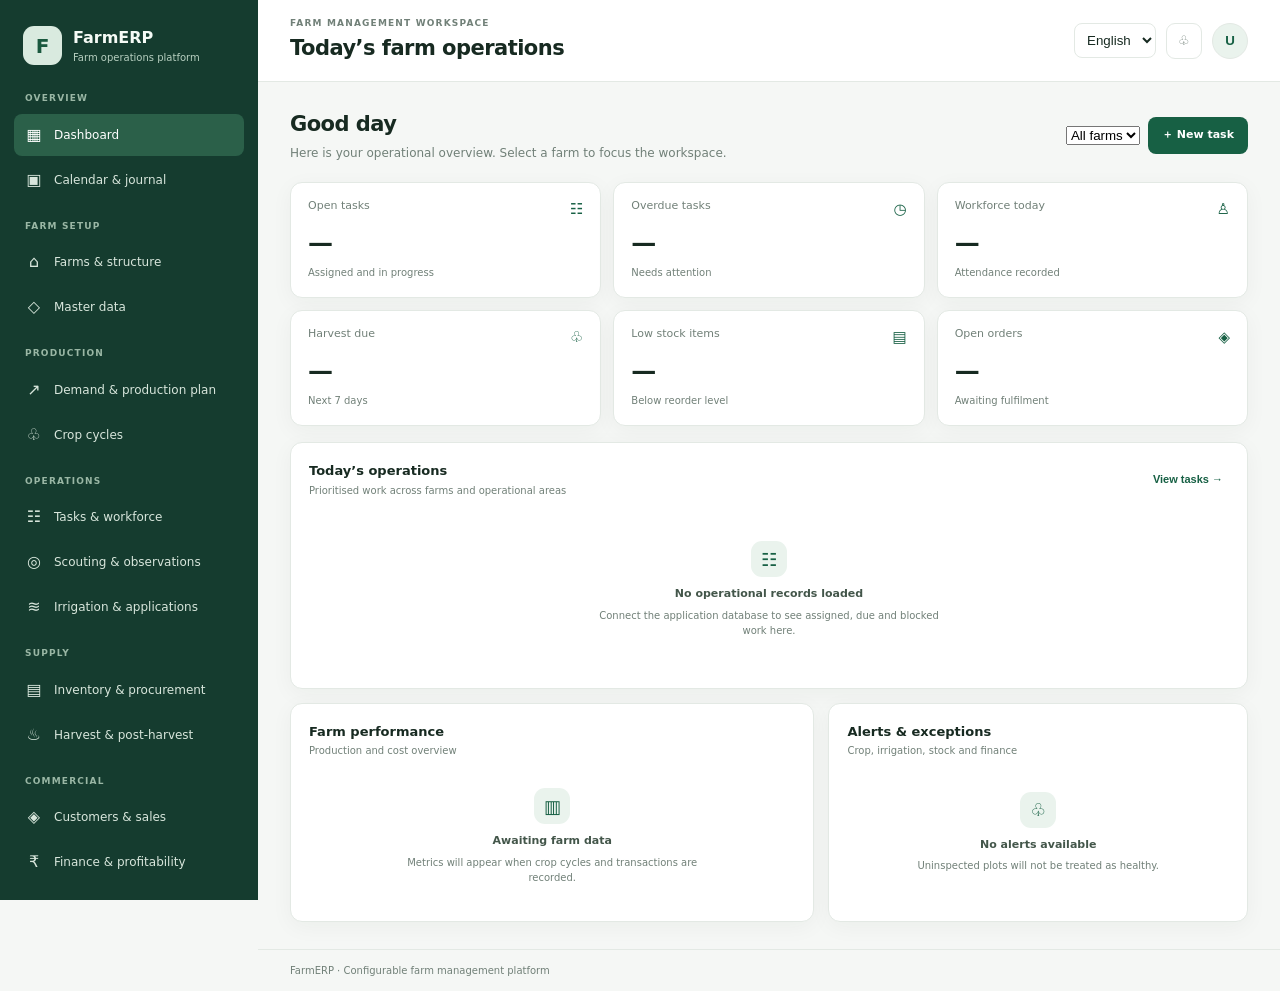
<file: index.html>
<!doctype html>
<html lang="en">
<head>
  <meta charset="utf-8">
  <meta name="viewport" content="width=device-width, initial-scale=1, viewport-fit=cover">
  <meta name="theme-color" content="#245b46">
  <meta name="description" content="Configurable farm management workspace">
  <title>Farm Management</title>
  <link rel="stylesheet" href="assets/app.css">
  <script src="config.js"></script>
  <script defer src="assets/app.js"></script>
</head>
<body>
  <div class="app-shell">
    <aside class="sidebar" aria-label="Main navigation">
      <a class="brand" href="#" aria-label="Farm Management home">
        <span class="brand-mark">F</span>
        <span><strong id="brand-name">Farm Management</strong><small>Operations workspace</small></span>
      </a>
      <nav class="nav-list">
        <button class="nav-item active" data-view="overview"><span class="nav-icon">⌂</span>Overview</button>
        <button class="nav-item" data-view="farm-setup"><span class="nav-icon">▦</span>Farm setup</button>
        <button class="nav-item" data-view="operations" disabled><span class="nav-icon">☷</span>Operations <small>Later</small></button>
        <button class="nav-item" data-view="reports" disabled><span class="nav-icon">▤</span>Reports <small>Later</small></button>
      </nav>
      <div class="sidebar-foot"><span class="status-dot"></span><span>Foundation build</span><span class="version">v0.1.0</span></div>
    </aside>
    <main class="main">
      <header class="topbar">
        <div><p class="eyebrow">FARM WORKSPACE</p><h1 id="page-title">Overview</h1></div>
        <div class="topbar-right"><span class="environment">Development</span><button class="avatar" aria-label="User account">—</button></div>
      </header>
      <section id="app-content" class="content" aria-live="polite">
        <div class="loading">Loading application…</div>
      </section>
      <footer class="footer">A configurable farm management system · Built incrementally</footer>
    </main>
  </div>
</body>
</html>
</file>
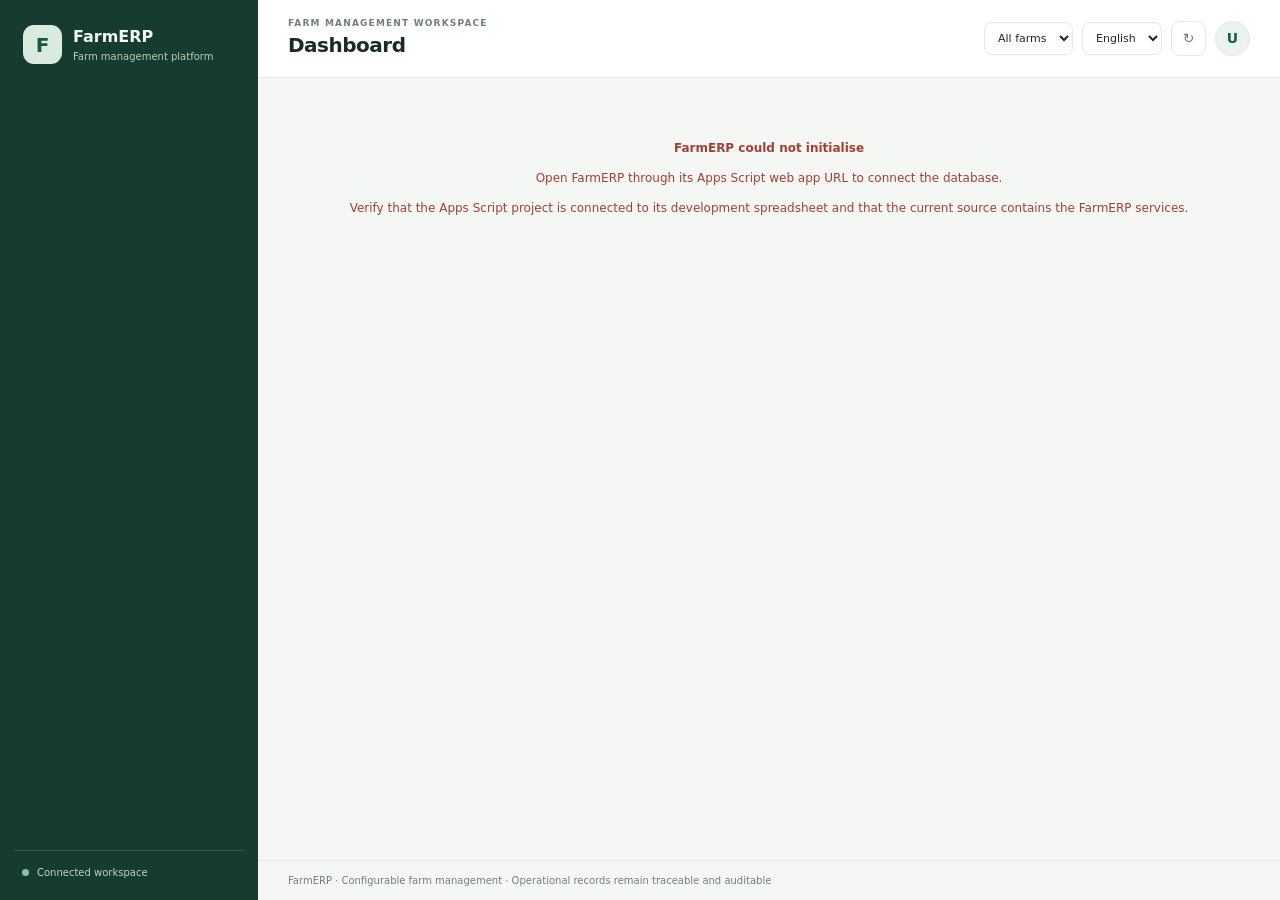
<file: backend/App.html>
<!DOCTYPE html>
<html>
<head>
  <base target="_top">
  <meta charset="utf-8">
  <meta name="viewport" content="width=device-width,initial-scale=1,viewport-fit=cover">
  <title>FarmERP</title>
  <style>
    :root{color-scheme:light;--ink:#192b22;--muted:#718077;--line:#e3e9e4;--bg:#f5f7f5;--surface:#fff;--green:#176044;--deep:#153c2f;--soft:#eaf3ed;--amber:#a66a12;--red:#a33f35;--shadow:0 5px 22px #1732220b;font-family:Inter,ui-sans-serif,system-ui,-apple-system,"Segoe UI",sans-serif}
    *{box-sizing:border-box}body{margin:0;background:var(--bg);color:var(--ink);font-size:14px;line-height:1.5}button,input,select,textarea{font:inherit}button{cursor:pointer}
    .app{min-height:100vh}.sidebar{position:fixed;inset:0 auto 0 0;width:258px;padding:20px 14px;background:var(--deep);color:#f4faf5;display:flex;flex-direction:column;overflow:auto;z-index:20;transition:transform .2s}
    .brand{display:flex;align-items:center;gap:11px;padding:5px 9px 20px}.brand-mark{width:39px;height:39px;border-radius:11px;background:#d9eadf;color:#19583e;display:grid;place-items:center;font-size:20px;font-weight:800}.brand strong,.brand small{display:block}.brand strong{font-size:16px}.brand small{font-size:10px;color:#b7cfc0}
    .nav{display:grid;gap:13px}.nav-group{display:grid;gap:3px}.nav-caption{font-size:9px;letter-spacing:.13em;text-transform:uppercase;color:#9ab7a5;font-weight:800;padding:4px 11px}.nav-item{border:0;background:transparent;color:#d8e6dc;text-align:left;border-radius:8px;padding:9px 11px;display:flex;align-items:center;gap:11px;font-size:12px;min-height:38px}.nav-item:hover,.nav-item.active{background:#2b6049;color:#fff}.nav-icon{width:18px;text-align:center;font-size:16px}.sidebar-foot{margin-top:auto;border-top:1px solid #355d49;padding:14px 8px 0;display:flex;align-items:center;gap:8px;font-size:10px;color:#c1d5c8}.pulse{width:7px;height:7px;border-radius:50%;background:#83c69b}
    .main{margin-left:258px;min-height:100vh;display:flex;flex-direction:column}.topbar{height:78px;background:#fff;border-bottom:1px solid var(--line);padding:12px 30px;display:flex;align-items:center;justify-content:space-between;position:sticky;top:0;z-index:10}.topbar-left{display:flex;align-items:center;gap:12px}.eyebrow{font-size:9px;letter-spacing:.13em;color:var(--muted);font-weight:800;margin:0}.topbar h1{font-size:20px;letter-spacing:-.025em;margin:0}.top-right{display:flex;align-items:center;gap:9px}.top-right select{border:1px solid var(--line);border-radius:8px;padding:8px 9px;background:#fff;color:var(--ink);font-size:11px;max-width:210px}.icon-btn,.avatar{width:35px;height:35px;border:1px solid var(--line);background:#fff;border-radius:9px;color:var(--muted)}.avatar{border-radius:50%;background:var(--soft);color:var(--green);font-weight:800}
    .content{width:min(1500px,100%);padding:26px 30px;flex:1}.footer{padding:12px 30px;border-top:1px solid var(--line);font-size:10px;color:var(--muted)}.module-intro{display:flex;align-items:center;justify-content:space-between;margin-bottom:18px}.crumb{font-size:9px;letter-spacing:.1em;color:var(--muted);font-weight:800}.module-intro h2{font-size:21px;margin:4px 0 2px;letter-spacing:-.025em}.module-intro p{margin:0;color:var(--muted);font-size:12px;max-width:720px}.symbol{width:46px;height:46px;border-radius:13px;background:var(--soft);color:var(--green);display:grid;place-items:center;font-size:21px}
    .welcome{display:flex;align-items:center;justify-content:space-between;gap:12px;margin-bottom:18px}.welcome h2{font-size:20px;margin:0 0 2px}.welcome p{margin:0;color:var(--muted);font-size:12px}.actions{display:flex;align-items:center;gap:8px}.btn{border:1px solid transparent;border-radius:8px;padding:9px 13px;font-size:11px;font-weight:750;white-space:nowrap}.primary{background:var(--green);color:#fff}.secondary{background:#fff;border-color:var(--line);color:#405349}.danger{background:#fff2f0;border-color:#f1d4d0;color:var(--red)}.ghost{background:transparent;color:var(--green);border-color:var(--line)}.btn:disabled{opacity:.5;cursor:wait}
    .metric-grid{display:grid;grid-template-columns:repeat(3,minmax(0,1fr));gap:11px;margin-bottom:15px}.metric{background:#fff;border:1px solid var(--line);border-radius:12px;padding:14px 16px;box-shadow:var(--shadow)}.metric-top{display:flex;justify-content:space-between;color:var(--muted);font-size:10px}.metric-icon{color:var(--green);font-size:15px}.metric strong{display:block;font-size:25px;line-height:1.35;margin-top:6px}.metric small{color:var(--muted);font-size:10px}.dash-grid{display:grid;grid-template-columns:1.25fr 1fr;gap:13px}.panel{background:#fff;border:1px solid var(--line);border-radius:12px;padding:17px;box-shadow:var(--shadow);min-width:0}.span-2{grid-column:span 2}.panel-head{display:flex;justify-content:space-between;align-items:center;gap:10px;margin-bottom:12px}.panel-head h3{font-size:13px;margin:0 0 2px}.panel-head p{font-size:10px;margin:0;color:var(--muted)}.tag{font-size:9px;font-weight:800;border-radius:30px;background:var(--soft);color:var(--green);padding:5px 8px}.empty{min-height:135px;display:flex;align-items:center;justify-content:center;flex-direction:column;text-align:center;color:var(--muted);gap:5px;padding:18px}.empty strong{font-size:11px;color:#45584c}.empty span{font-size:10px;max-width:390px}.empty .empty-icon{width:35px;height:35px;border-radius:11px;background:var(--soft);color:var(--green);display:grid;place-items:center;font-size:17px;margin-bottom:3px}
    .tabs{display:flex;gap:3px;overflow:auto;border-bottom:1px solid var(--line);margin:0 0 13px;scrollbar-width:thin}.tab{border:0;border-bottom:2px solid transparent;background:transparent;color:var(--muted);padding:9px 11px;font-size:11px;white-space:nowrap}.tab.active{color:var(--green);border-color:var(--green);font-weight:800}
    .toolbar{display:flex;align-items:center;justify-content:space-between;gap:9px;margin-bottom:12px}.search{display:flex;align-items:center;gap:8px;background:#fff;border:1px solid var(--line);border-radius:8px;padding:0 10px;min-width:220px;color:var(--muted)}.search input{border:0;outline:0;padding:9px 0;width:100%;font-size:11px}.toolbar-right{display:flex;gap:7px}
    .data-panel{padding:0;overflow:hidden}.data-panel .panel-head{padding:16px 17px 0}.view-switch{display:flex;gap:6px}.calendar-toolbar{display:flex;align-items:center;justify-content:space-between;gap:10px;margin-bottom:14px}.calendar-nav,.calendar-actions{display:flex;align-items:center;gap:8px}.calendar-nav strong{font-size:12px}.calendar-actions select{padding:9px;border:1px solid var(--line);border-radius:8px;background:white;font-size:11px}.calendar-panel{padding:14px}.month-grid{display:grid;grid-template-columns:repeat(7,minmax(0,1fr));gap:1px;background:var(--line);border:1px solid var(--line);border-radius:8px;overflow:hidden}.month-weekday{background:#f3f7f4;padding:8px 5px;text-align:center;font-size:9px;font-weight:800;color:var(--muted)}.month-cell{min-height:95px;background:#fff;padding:5px;display:flex;flex-direction:column;gap:3px;min-width:0}.month-day{font-size:10px;font-weight:800}.outside-month{background:#f8faf8;color:#aab3ad}.event-chip{overflow:hidden;text-overflow:ellipsis;white-space:nowrap;border:0;border-radius:4px;padding:3px 4px;text-align:left;background:#eaf3ed;color:#225d43;font-size:8px}.event-chip.cancelled{background:#fff0ee;color:#a33f35;text-decoration:line-through}.year-grid{display:grid;grid-template-columns:repeat(3,minmax(0,1fr));gap:13px}.year-month{border:1px solid var(--line);border-radius:8px;padding:9px}.year-month>strong{display:block;font-size:11px;margin-bottom:6px}.year-dates{display:grid;grid-template-columns:repeat(7,1fr);gap:2px}.year-day{border:0;background:transparent;border-radius:4px;padding:3px 0;font-size:8px;color:var(--ink)}.year-day.has-event{background:#eaf3ed;color:var(--green);font-weight:800}.year-day i{display:block;font-size:6px;font-style:normal}.agenda-list{display:grid;gap:12px}.agenda-day{display:grid;grid-template-columns:115px 1fr;gap:12px}.agenda-date{border-right:1px solid var(--line);padding:6px 10px 0 0}.agenda-date strong,.agenda-date small{display:block}.agenda-date strong{font-size:11px}.agenda-date small{font-size:9px;color:var(--muted)}.agenda-items{display:grid;gap:6px}.calendar-event{display:flex;align-items:center;gap:12px;border:1px solid var(--line);border-radius:8px;padding:9px 11px}.calendar-event.cancelled{opacity:.65;background:#fafafa}.calendar-event-time{width:65px;flex:none;font-size:10px;color:var(--muted)}.calendar-event-main{display:grid;gap:2px;min-width:0;flex:1}.calendar-event-main strong{font-size:11px}.calendar-event-main small{font-size:9px;color:var(--muted)}.calendar-event-actions{display:flex;gap:4px}.journal-panel{margin-top:13px}.journal-entry{display:flex;gap:10px;padding:9px 0;border-bottom:1px solid var(--line)}.journal-entry:last-child{border-bottom:0}.journal-dot{width:7px;height:7px;flex:none;border-radius:50%;background:#5c9a78;margin:5px 0 0 3px}.journal-entry strong{font-size:11px}.journal-entry p{margin:2px 0;font-size:10px;color:#56685d}.journal-entry small{font-size:9px;color:var(--muted)}.calendar-detail{font-size:10px;color:var(--muted)}.payment-balance{display:grid;grid-template-columns:repeat(3,minmax(0,1fr));gap:8px;padding:12px;margin:12px 0;background:#f3f7f4;border-radius:9px}.payment-balance span,.payment-balance strong{display:block}.payment-balance span{font-size:9px;color:var(--muted)}.payment-balance strong{font-size:16px;margin-top:3px}.report-metrics{margin-top:15px}.demand-table{margin-top:14px}.assignment-people{max-height:280px;overflow:auto;border:1px solid var(--line);border-radius:8px}.assignment-picker-head{display:flex;justify-content:space-between;align-items:center;gap:8px;margin-bottom:7px}.assignment-picker-head strong{font-size:11px}.assignment-picker-head input{border:1px solid var(--line);border-radius:7px;padding:7px;font-size:10px}.assignment-person{display:flex;align-items:center;gap:9px;padding:8px 10px;border-bottom:1px solid var(--line);cursor:pointer}.assignment-person:last-child{border-bottom:0}.assignment-person input{width:16px;height:16px}.assignment-person span{display:grid;flex:1}.assignment-person strong{font-size:11px}.assignment-person small{font-size:9px;color:var(--muted)}.assignment-person em{font-style:normal;font-size:8px;color:var(--green)}.execution-lines{display:grid;gap:10px;max-height:60vh;overflow:auto}.execution-line.panel{padding:12px}.execution-line h3{font-size:11px;margin:0}.task-board{display:grid;grid-template-columns:repeat(4,minmax(210px,1fr));gap:10px;overflow:auto;padding:0 0 8px}.task-column{background:#f5f8f5;border:1px solid var(--line);border-radius:10px;min-width:210px}.task-column-head{padding:10px 11px;border-bottom:1px solid var(--line);display:flex;justify-content:space-between;align-items:center;font-size:10px;text-transform:capitalize}.task-column-head span{background:#e4ece6;color:var(--green);border-radius:30px;padding:2px 7px}.task-column-body{display:grid;gap:8px;padding:8px;align-content:start;min-height:120px}.task-card{background:#fff;border:1px solid var(--line);border-radius:8px;padding:10px;box-shadow:var(--shadow);display:grid;gap:6px}.task-card strong{font-size:11px}.task-card-top,.task-card-footer{display:flex;align-items:center;justify-content:space-between;gap:6px}.task-due,.task-meta{font-size:9px;color:var(--muted)}.task-meta{line-height:1.4}.task-card-footer select{max-width:125px;border:1px solid var(--line);border-radius:6px;padding:5px;font-size:9px}.task-empty{color:#98a39b;font-size:10px;text-align:center;padding:22px 8px}.table-wrap{width:100%;overflow:auto}table{width:100%;border-collapse:collapse;white-space:nowrap}th{background:#f8faf8;color:#78847c;font-size:9px;text-transform:uppercase;letter-spacing:.06em;text-align:left;padding:10px 13px;border-block:1px solid var(--line)}td{padding:11px 13px;border-bottom:1px solid var(--line);font-size:11px}tr:last-child td{border-bottom:0}.row-actions{display:flex;gap:5px}.mini-btn{border:1px solid var(--line);background:#fff;border-radius:6px;padding:5px 7px;font-size:10px;color:#4b5c52}.mobile-records{display:none}.table-foot{display:flex;justify-content:space-between;padding:11px 15px;color:var(--muted);font-size:10px;border-top:1px solid var(--line)}
    .status{padding:5px 8px;border-radius:30px;background:#f0f3f1;color:#516056;font-size:9px;font-weight:700}.status.active,.status.completed,.status.received{background:#eaf4ed;color:#246340}.status.blocked,.status.overdue,.status.action{background:#fff0ee;color:#a13e34}.status.planned,.status.pending,.status.assigned{background:#fff5e3;color:#8b601c}
    .loading,.error{padding:35px;text-align:center;color:var(--muted);font-size:12px}.error{color:var(--red)}.notice{padding:12px 14px;margin-top:13px;background:#f1f5f2;border-radius:9px;font-size:10px;color:#607166}.hidden{display:none!important}
    dialog{border:0;border-radius:15px;padding:0;width:min(680px,calc(100% - 24px));max-height:90vh;box-shadow:0 20px 75px #102b1f55}dialog::backdrop{background:#10291f88;backdrop-filter:blur(2px)}.dialog-body{padding:21px}.dialog-head{display:flex;justify-content:space-between;align-items:flex-start;margin-bottom:15px}.dialog-head h2{font-size:18px;margin:2px 0}.dialog-head p{font-size:10px;color:var(--muted);margin:0}.form-grid{display:grid;grid-template-columns:repeat(2,minmax(0,1fr));gap:12px}.field{display:grid;gap:5px;min-width:0}.field.full{grid-column:1/-1}.field label{font-size:10px;font-weight:750;color:#53655a}.field input,.field select,.field textarea{width:100%;border:1px solid var(--line);border-radius:8px;padding:9px 10px;background:#fff;color:var(--ink);font-size:11px;min-height:36px}.field textarea{min-height:70px;resize:vertical}.field .hint{font-size:9px;color:var(--muted)}.dialog-actions{display:flex;justify-content:flex-end;gap:8px;margin-top:19px;padding-top:13px;border-top:1px solid var(--line)}
    .toast{position:fixed;right:22px;bottom:22px;z-index:80;background:#193f30;color:#fff;padding:11px 15px;border-radius:9px;box-shadow:0 6px 24px #0002;font-size:11px;max-width:calc(100vw - 44px)}.toast.error{background:#8c332c;color:#fff}.hamburger{display:none}
    @media(min-width:1500px){.metric-grid{grid-template-columns:repeat(6,minmax(0,1fr))}}
    @media(max-width:950px){.sidebar{width:224px}.main{margin-left:224px}.content{padding:22px}.topbar{padding:12px 22px}.dash-grid{grid-template-columns:1fr}.span-2{grid-column:auto}.metric-grid{grid-template-columns:repeat(2,minmax(0,1fr))}}
    @media(max-width:650px){.calendar-toolbar{align-items:stretch;flex-direction:column}.calendar-nav,.calendar-actions{justify-content:space-between}.month-cell{min-height:65px;padding:3px}.event-chip{font-size:7px}.year-grid{grid-template-columns:repeat(2,minmax(0,1fr))}.agenda-day{grid-template-columns:76px 1fr;gap:7px}.calendar-event{align-items:flex-start;gap:6px;padding:8px}.calendar-event-time{width:48px;font-size:9px}.calendar-event-actions .mini-btn{padding:4px}.sidebar{transform:translateX(-105%);width:min(290px,84vw);box-shadow:10px 0 30px #0002}.sidebar.open{transform:translateX(0)}.main{margin:0 0 66px}.topbar{height:62px;padding:8px 13px}.hamburger{display:block}.topbar h1{font-size:15px}.eyebrow{display:none}.top-right{gap:5px}.top-right select{max-width:128px;font-size:10px;padding:6px}.icon-btn,.avatar{width:31px;height:31px}.content{padding:15px 12px}.footer{display:none}.welcome{align-items:flex-start;flex-direction:column}.welcome h2{font-size:18px}.welcome p{font-size:11px}.actions{width:100%;justify-content:flex-end}.metric-grid{grid-template-columns:repeat(2,minmax(0,1fr));gap:7px}.metric{padding:10px}.metric strong{font-size:21px}.metric-top{font-size:9px}.dash-grid{gap:9px}.panel{padding:13px}.module-intro h2{font-size:18px}.module-intro p{font-size:11px}.symbol{width:38px;height:38px}.toolbar{align-items:stretch;flex-direction:column}.search{min-width:0}.toolbar-right{justify-content:flex-end}.tabs{margin-bottom:11px}.table-wrap{display:none}.mobile-records{display:grid;gap:8px;padding:10px}.record-card{border:1px solid var(--line);border-radius:9px;padding:11px;background:#fff}.record-card-top{display:flex;justify-content:space-between;gap:10px;align-items:flex-start}.record-card strong{font-size:11px}.record-card dl{display:grid;grid-template-columns:1fr 1fr;gap:5px 10px;margin:9px 0}.record-card dt{font-size:8px;color:var(--muted)}.record-card dd{font-size:10px;margin:1px 0 0;overflow-wrap:anywhere}.record-card-actions{display:flex;justify-content:flex-end;gap:6px;border-top:1px solid var(--line);padding-top:8px}.table-foot{display:none}.form-grid{grid-template-columns:1fr}.field.full{grid-column:auto}.dialog-body{padding:16px}.bottom-nav{position:fixed;bottom:0;inset-inline:0;height:66px;background:var(--deep);display:flex;justify-content:space-around;align-items:center;z-index:15;padding:5px 3px env(safe-area-inset-bottom)}.bottom-nav button{border:0;background:transparent;color:#d6e6db;font-size:8px;display:flex;align-items:center;flex-direction:column;gap:2px;padding:4px 6px;min-width:48px}.bottom-nav button b{font-size:17px;font-weight:500}.bottom-nav button.active{color:#fff;background:#2b6049;border-radius:8px}.toast{right:12px;bottom:78px}.empty{min-height:115px}}
    .planner-mobile{display:none}.planner-mobile-card{border:1px solid var(--line);border-radius:9px;background:#fff;padding:11px;display:grid;gap:8px}.planner-mobile-card .planner-card-head{display:flex;align-items:center;justify-content:space-between;gap:8px}.planner-mobile-card .planner-card-title{font-size:12px;font-weight:800}.planner-mobile-card .planner-card-meta{display:grid;grid-template-columns:1fr 1fr;gap:7px 10px}.planner-mobile-card .planner-card-meta span{display:block;font-size:9px;color:var(--muted)}.planner-mobile-card .planner-card-meta strong{display:block;font-size:10px;font-weight:650;color:var(--ink);overflow-wrap:anywhere}.planner-mobile-card .planner-card-actions{display:flex;flex-wrap:wrap;gap:6px;border-top:1px solid var(--line);padding-top:8px}.planner-mobile-card label{display:flex;align-items:center;gap:7px;font-size:10px;font-weight:750}.planner-mobile-card input[type=checkbox]{width:18px;height:18px;accent-color:var(--green)}
    @media(max-width:650px){.planner-desktop{display:none!important}.planner-mobile{display:grid;gap:8px;padding:10px}.planner-mobile-card{box-shadow:none}.planner-mobile-card .btn{min-height:38px;padding:9px 11px}}
  </style>
</head>
<body>
<div class="app">
  <aside class="sidebar" id="sidebar">
    <div class="brand"><span class="brand-mark">F</span><span><strong>FarmERP</strong><small>Farm management platform</small></span></div>
    <nav class="nav" id="navigation"></nav>
    <div class="sidebar-foot"><span class="pulse"></span><span>Connected workspace</span></div>
  </aside>
  <main class="main">
    <header class="topbar">
      <div class="topbar-left"><button class="icon-btn hamburger" id="menu-toggle" aria-label="Open menu">☰</button><div><p class="eyebrow">FARM MANAGEMENT WORKSPACE</p><h1 id="page-title">Dashboard</h1></div></div>
      <div class="top-right"><select id="farm-picker" aria-label="Farm filter"><option value="">All farms</option></select><select id="language-picker" aria-label="Language"><option value="en">English</option><option value="ta">தமிழ்</option><option value="hi">हिन्दी</option></select><button class="icon-btn" id="refresh" title="Refresh">↻</button><button class="avatar" title="Signed-in account">U</button></div>
    </header>
    <section class="content" id="content"><div class="loading">Loading FarmERP workspace…</div></section>
    <footer class="footer">FarmERP · Configurable farm management · Operational records remain traceable and auditable</footer>
  </main>
</div>
<nav class="bottom-nav" id="bottom-nav"></nav>
<div id="toast-root"></div>
<script>
(function(){
 "use strict";
 const $=s=>document.querySelector(s);
 const state={view:"dashboard",table:"",farmId:"",language:"en",bootstrap:null,schema:null,rows:[],total:0,offset:0,limit:100,search:"",lookups:{},busy:false,reportData:null,taskLayout:"board",taskBoard:null,calendarView:"week",calendarDate:new Date(),calendarEvents:[]};
 const modules=[
  {key:"dashboard",label:"Dashboard",group:"Overview",icon:"▦",desc:"Today's operational priorities with farm-wide performance and exceptions."},
  {key:"calendar",label:"Calendar & journal",group:"Overview",icon:"▣",desc:"Events, recurrences, reminders and daily activity records."},
  {key:"farms",label:"Farm structure",group:"Farm setup",icon:"⌂",desc:"Manage farms, sites, fields, plots, beds and infrastructure independently."},
  {key:"masters",label:"Master data",group:"Farm setup",icon:"◇",desc:"Reusable crop, variety, people, supplier, customer, item and unit masters."},
  {key:"demand",label:"Demand & production",group:"Production",icon:"↗",desc:"Separate confirmed demand and forecasts, project supply and calculate production gaps."},
  {key:"crops",label:"Crop cycles",group:"Production",icon:"♧",desc:"Manage planting, propagation, crop stages, intercrops, yield and crop loss."},
  {key:"tasks",label:"Tasks & workforce",group:"Operations",icon:"☷",desc:"Plan work and assignments; capture actual participation, output and attendance separately."},
  {key:"scouting",label:"Scouting",group:"Operations",icon:"◎",desc:"Capture plot observations, extent, severity, evidence and follow-up."},
  {key:"irrigation",label:"Irrigation & applications",group:"Operations",icon:"≋",desc:"Record pump runs, plot/valve operations and applications as distinct linked records."},
  {key:"inventory",label:"Inventory & procurement",group:"Supply",icon:"▤",desc:"Manage procurement, batches, stock movements, farm-made inputs and stock control."},
  {key:"harvest",label:"Harvest & post-harvest",group:"Supply",icon:"♨",desc:"Record harvest source, grade, disposition, lots, packing, storage and dispatch."},
  {key:"sales",label:"Customers & sales",group:"Commercial",icon:"◈",desc:"Customers, products, price lists, orders, fulfilment, invoices, payments and returns."},
  {key:"finance",label:"Finance & profitability",group:"Commercial",icon:"₹",desc:"Cash/bank, income, expenses, receivables, payables and transparent cost allocations."},
  {key:"assets",label:"Assets & maintenance",group:"Resources",icon:"⚙",desc:"Register assets and track usage, servicing, repairs, parts, cost and downtime."},
  {key:"reports",label:"Reports & analytics",group:"Management",icon:"▥",desc:"Operational reports with filters, drill-down and structured exports."},
  {key:"settings",label:"Settings & access",group:"Management",icon:"☰",desc:"Users, roles, permissions, farm defaults, units, audit and data tools."}
 ];
 const tableGroups={
  farms:[["Farms","Farms"],["Sites","Sites"],["Fields","Fields"],["Plots","Plots"],["Beds","Beds"],["Infrastructure","Infrastructure"]],
  masters:[["Crops","Crops"],["Varieties","Varieties"],["Crop profiles","CropProfiles"],["People","People"],["Teams","Teams"],["Suppliers","Suppliers"],["Customers","Customers"],["Units","Units"],["Inventory items","InventoryItems"],["Products","Products"]],
  demand:[["Demand records","DemandRecords"],["Forecast versions","ForecastVersions"],["Planting campaigns","PlantingCampaigns"],["Planting plans","PlantingPlans"]],
  crops:[["Crop cycles","CropCycles"],["Cycle events","CropCycleEvents"]],
  tasks:[["Tasks","Tasks"],["Task templates","TaskTemplates"],["Assignments","TaskAssignments"],["Actual execution","TaskExecution"],["Status history","TaskStatusHistory"],["Attendance","Attendance"],["Wage transactions","WageTransactions"]],
  scouting:[["Observations","Observations"],["Evidence attachments","Attachments"],["Activity journal","ActivityJournal"]],
  irrigation:[["Irrigation runs","IrrigationRuns"],["Valve operations","IrrigationOperations"],["Applications / fertigation","Applications"]],
  inventory:[["Inventory items","InventoryItems"],["Procurement orders","ProcurementOrders"],["Procurement lines","ProcurementLines"],["Stock lots","StockLots"],["Stock movements","InventoryTransactions"],["Farm-made batches","FarmMadeBatches"],["Batch ingredients","FarmMadeBatchInputs"]],
  harvest:[["Harvest sessions","HarvestSessions"],["Harvest lines / grades","HarvestLines"],["Produce lots","ProduceLots"],["Produce lot movements","ProduceLotMovements"],["Packhouse operations","PackhouseOperations"],["Dispatches","Dispatches"]],
  sales:[["Customers","Customers"],["Products","Products"],["Price lists","PriceLists"],["Price list lines","PriceListLines"],["Sales orders","SalesOrders"],["Order lines","SalesOrderLines"],["Fulfilments","Fulfilments"],["Fulfilment lines","FulfilmentLines"],["Invoices","Invoices"],["Invoice lines","InvoiceLines"],["Payments","Payments"],["Returns","SalesReturns"],["Return lines","SalesReturnLines"]],
  finance:[["Finance entries","FinanceEntries"],["Payment accounts","PaymentAccounts"],["Cost allocations","CostAllocations"],["Wage transactions","WageTransactions"]],
  assets:[["Asset register","Assets"],["Asset usage","AssetUsage"],["Maintenance","Maintenance"]],
  calendar:[["Calendar events","CalendarEvents"],["Event participants","EventParticipants"],["Activity journal","ActivityJournal"]],
  settings:[["Organisation","Organizations"],["Users","Users"],["Roles","Roles"],["User roles","UserRoles"],["Farm memberships","FarmMemberships"],["Organisation users","OrganizationUsers"],["Teams","Teams"],["Team members","TeamMembers"],["Farm settings","FarmSettings"],["Notifications","Notifications"],["Saved views","SavedViews"],["Audit log","AuditLog"],["Idempotency keys","IdempotencyKeys"]]
 };
 const ledgerTables=new Set(["FinanceEntries","WageTransactions","Attendance","IrrigationOperations"]);
 const workflowManagedTables=new Set(["HarvestLines","ProduceLotMovements","FulfilmentLines","InvoiceLines","Payments","InventoryTransactions","StockLots","TaskExecution","IdempotencyKeys","AuditLog"]);
 const hiddenCalculatedFields={ProcurementLines:["quantity_received"],SalesOrderLines:["quantity_fulfilled"],StockLots:["quantity_available"],ProduceLots:["quantity_available"]};
 const labelMap={"farm_id":"Farm","organization_id":"Organisation","site_id":"Site","field_id":"Field","plot_id":"Plot","bed_id":"Bed","crop_id":"Crop","variety_id":"Variety","crop_cycle_id":"Crop cycle","person_id":"Person","user_id":"User","role_id":"Role","team_id":"Team","task_id":"Task","template_id":"Task template","event_id":"Calendar event","item_id":"Inventory item","product_id":"Product","lot_id":"Stock lot","supplier_id":"Supplier","customer_id":"Customer","sales_order_id":"Sales order","invoice_id":"Invoice","asset_id":"Asset","account_id":"Payment account","produce_lot_id":"Produce lot","finance_entry_id":"Finance entry","parent_cycle_id":"Parent crop cycle","campaign_id":"Planting campaign","price_list_id":"Price list","fulfilment_id":"Fulfilment","harvest_id":"Harvest session","from_location":"Source location","to_location":"Destination location"};
 const lookupMap={organization_id:"Organizations",farm_id:"Farms",site_id:"Sites",field_id:"Fields",plot_id:"Plots",bed_id:"Beds",crop_id:"Crops",variety_id:"Varieties",crop_cycle_id:"CropCycles",parent_cycle_id:"CropCycles",person_id:"People",user_id:"Users",role_id:"Roles",team_id:"Teams",team_leader_id:"People",template_id:"TaskTemplates",event_id:"CalendarEvents",item_id:"InventoryItems",product_id:"Products",lot_id:"StockLots",supplier_id:"Suppliers",customer_id:"Customers",sales_order_id:"SalesOrders",invoice_id:"Invoices",asset_id:"Assets",account_id:"PaymentAccounts",produce_lot_id:"ProduceLots",finance_entry_id:"FinanceEntries",campaign_id:"PlantingCampaigns",price_list_id:"PriceLists",fulfilment_id:"Fulfilments",sales_line_id:"SalesOrderLines",procurement_id:"ProcurementOrders",batch_id:"FarmMadeBatches",irrigation_run_id:"IrrigationRuns",harvest_id:"HarvestSessions"};
 const i18n={
  en:{save:"Save record",cancel:"Cancel",new:"New record",search:"Search records…",export:"Export CSV",refresh:"Refresh",loading:"Loading records…",empty:"No records found",emptyHint:"Create your first record or adjust the search and filters.",error:"Unable to load this module.",required:"Required",allFarms:"All farms",dashboard:"Dashboard"},
  ta:{save:"சேமிக்க",cancel:"ரத்து",new:"புதிய பதிவு",search:"பதிவுகளைத் தேட…",export:"CSV ஏற்றுமதி",refresh:"புதுப்பி",loading:"பதிவுகள் ஏற்றப்படுகிறது…",empty:"பதிவுகள் இல்லை",emptyHint:"முதல் பதிவை உருவாக்கவும் அல்லது தேடலை மாற்றவும்.",error:"இந்த பகுதியை ஏற்ற முடியவில்லை.",required:"கட்டாயம்",allFarms:"அனைத்து பண்ணைகள்",dashboard:"முகப்பு"},
  hi:{save:"रिकॉर्ड सहेजें",cancel:"रद्द करें",new:"नया रिकॉर्ड",search:"रिकॉर्ड खोजें…",export:"CSV निर्यात",refresh:"रीफ़्रेश",loading:"रिकॉर्ड लोड हो रहे हैं…",empty:"कोई रिकॉर्ड नहीं",emptyHint:"पहला रिकॉर्ड बनाएं या खोज बदलें।",error:"मॉड्यूल लोड नहीं हो सका।",required:"आवश्यक",allFarms:"सभी फार्म",dashboard:"डैशबोर्ड"}
 };
 const t=k=>(i18n[state.language]||i18n.en)[k]||(i18n.en[k]||k);
 function esc(v){return String(v??"").replace(/[&<>"']/g,c=>({"&":"&amp;","<":"&lt;",">":"&gt;",'"':"&quot;","'":"&#39;"}[c]));}
 function call(name,...args){return new Promise((resolve,reject)=>{if(typeof google==="undefined"||!google.script||!google.script.run)return reject(new Error("Open FarmERP through its Apps Script web app URL to connect the database."));google.script.run.withSuccessHandler(resolve).withFailureHandler(e=>reject(new Error(e&&e.message?e.message:String(e))))[name](...args);});}
 function toast(msg,error){const root=$("#toast-root");root.innerHTML='<div class="toast '+(error?"error":"")+'">'+esc(msg)+'</div>';setTimeout(()=>root.innerHTML="",4000);}
 function title(key){return modules.find(m=>m.key===key)||modules[0];}
 function renderNav(){
  const groups=[...new Set(modules.map(m=>m.group))];
  $("#navigation").innerHTML=groups.map(g=>'<div class="nav-group"><div class="nav-caption">'+esc(g)+'</div>'+modules.filter(m=>m.group===g).map(m=>'<button class="nav-item '+(state.view===m.key?"active":"")+'" data-view="'+m.key+'"><span class="nav-icon">'+m.icon+'</span><span>'+esc(m.label)+'</span></button>').join("")+'</div>').join("");
  $("#navigation").querySelectorAll("[data-view]").forEach(b=>b.onclick=()=>go(b.dataset.view));
  const pins=["dashboard","tasks","farms","inventory","more"];
  $("#bottom-nav").innerHTML=pins.map(k=>k==="more"?'<button data-more><b>•••</b>More</button>':'<button class="'+(state.view===k?"active":"")+'" data-view="'+k+'"><b>'+title(k).icon+'</b>'+esc(title(k).label)+'</button>').join("");
  $("#bottom-nav").querySelectorAll("[data-view]").forEach(b=>b.onclick=()=>go(b.dataset.view));
  const more=$("#bottom-nav [data-more]");if(more)more.onclick=()=>$("#sidebar").classList.toggle("open");
 }
 function go(key){state.view=key;state.search="";$("#sidebar").classList.remove("open");renderNav();if(key==="dashboard")loadDashboard();else loadModule(key);}
 function setHeader(){const m=title(state.view);$("#page-title").textContent=m.label;$("#farm-picker").innerHTML='<option value="">'+t("allFarms")+'</option>'+(state.bootstrap.farms||[]).map(f=>'<option value="'+esc(f.farm_id)+'">'+esc(f.farm_name)+'</option>').join("");$("#farm-picker").value=state.farmId;}
 function init(){
  $("#content").innerHTML='<div class="loading">Preparing configurable database and loading FarmERP…</div>';
  $("#menu-toggle").onclick=()=>$("#sidebar").classList.toggle("open");
  $("#refresh").onclick=()=>state.view==="dashboard"?loadDashboard():loadModule(state.view);
  $("#farm-picker").onchange=e=>{state.farmId=e.target.value;state.view==="dashboard"?loadDashboard():loadModule(state.view);};
  $("#language-picker").onchange=e=>{state.language=e.target.value;renderNav();state.view==="dashboard"?loadDashboard():loadModule(state.view);};
  call("erpBootstrap").then(data=>{state.bootstrap=data;return call("erpGetSchema");}).then(schema=>{state.schema=schema;setHeader();renderNav();loadDashboard();})
   .catch(e=>{$("#content").innerHTML='<div class="error"><strong>FarmERP could not initialise</strong><p>'+esc(e.message)+'</p><p>Verify that the Apps Script project is connected to its development spreadsheet and that the current source contains the FarmERP services.</p></div>';});
 }
 function metric(label,value,sub,icon){return '<article class="metric"><div class="metric-top"><span>'+esc(label)+'</span><b class="metric-icon">'+icon+'</b></div><strong>'+esc(value??"—")+'</strong><small>'+esc(sub)+'</small></article>';}
 function listSection(titleText,rows,keyField,fields){
  return '<article class="panel"><div class="panel-head"><div><h3>'+esc(titleText)+'</h3><p>Latest records from the connected database</p></div></div>'+(rows&&rows.length?rows.map(r=>'<div class="dash-row"><strong>'+esc(r[fields[0]]||"Record")+'</strong><span>'+esc(r[fields[1]]||"")+'</span></div>').join(""):'<div class="empty"><div class="empty-icon">▦</div><strong>No records yet</strong><span>Records will appear here as the farm team uses the application.</span></div>')+'</article>';
 }
 function loadDashboard(){
  $("#content").innerHTML='<div class="loading">Loading operational dashboard…</div>';
  call("erpGetDashboard",state.farmId).then(data=>{
   const m=data.metrics;
   $("#content").innerHTML='<div class="welcome"><div><h2>Today’s farm operations</h2><p>Actionable priorities and farm-wide exceptions, separated from forecasts and planned work.</p></div><div class="actions"><button class="btn secondary" data-view="reports">Reports</button><button class="btn primary" data-view="tasks">＋ '+t("new")+'</button></div></div><div class="metric-grid">'+
    metric("Open tasks",m.openTasks,"Assigned / in progress","☷")+metric("Due today",m.dueToday,"Tasks due today","◷")+metric("Overdue",m.overdue,"Requires attention","!")+metric("Action required",m.actionRequired,"Scouting observations","◎")+metric("Active crop cycles",m.activeCropCycles,"Current production","♧")+metric("Open orders",m.openOrders,"Awaiting fulfilment","◈")+metric("Low stock items",m.lowStockItems,"At or below reorder level","▤")+'</div><div class="dash-grid"><div class="span-2">'+listSection("Due today",data.dueTasks,"task_id",["title","status"])+'</div>'+listSection("Overdue work",data.overdueTasks,"task_id",["title","due_at"])+listSection("Crop and field alerts",data.actionObservations,"observation_id",["category","description"])+listSection("Low stock",data.lowStock.map(x=>({name:x.item.item_name,balance:x.balance})), "item_id",["name","balance"])+listSection("Open sales orders",data.recentOrders,"sales_order_id",["order_number","status"])+'</div>';
   bindCommon();
  }).catch(e=>{$("#content").innerHTML='<div class="error">'+esc(e.message)+'</div>';});
 }
 function defaultTable(key){return (tableGroups[key]||[])[0]?.[1]||"Farms";}
 function loadModule(key){
  if(key==="reports"){renderReportsModule();return;}
  if(key==="calendar"){loadCalendarModule();return;}
  const m=title(key),tabs=tableGroups[key]||[];
  if(!tabs.length){$("#content").innerHTML='<div class="empty"><strong>Module unavailable</strong></div>';return;}
  if(!tabs.some(x=>x[1]===state.table))state.table=defaultTable(key);
  renderModuleFrame(m,tabs);
  if(key==="tasks"){loadDailyWorkPlanner();if(state.table==="Tasks"&&state.taskLayout==="board")fetchTaskBoard();else fetchRows();}else fetchRows();
 }
 function renderModuleFrame(m,tabs){
  const extra=m.key==="farms"?'<section class="panel planner-panel"><div class="panel-head"><div><h3>Kappiyam farm structure setup</h3><p>Preview and create the configured organization, Madampatti site, three fields, 31 plot records and Field B pathway. Existing farm records are not overwritten.</p></div><span class="tag">One-time setup</span></div><button class="btn secondary" id="preview-kappiyam-profile">Preview Kappiyam setup</button><div id="kappiyam-profile-preview" class="notice">The preview is read-only. No records are created until you review it and choose Install.</div></section>':m.key==="demand"?'<section class="panel planner-panel"><div class="panel-head"><div><h3>Production gap calculator</h3><p>Confirmed demand, forecasts, available produce and projected crop supply remain separately visible.</p></div><span class="tag">Planning tool</span></div><div class="form-grid"><div class="field"><label>Period start</label><input type="date" id="demand-start"></div><div class="field"><label>Period end</label><input type="date" id="demand-end"></div></div><div class="actions" style="margin-top:12px"><button class="btn primary" id="run-demand">Calculate production gap</button></div><div id="demand-results"></div></section>':
   m.key==="tasks"?'<section class="panel planner-panel" id="daily-work-planner"><div class="panel-head"><div><h3>Daily work planner</h3><p>Scheduled crop work, scouting actions and confirmed order harvest demand in one view. Source records remain separate until a manager creates a task.</p></div><span class="tag">Operations control</span></div><div class="form-grid"><div class="field"><label>Plan date</label><input type="date" id="daily-plan-date"></div><div class="field" style="align-self:end"><button class="btn secondary" id="daily-plan-refresh">Refresh daily plan</button></div></div><div class="field full" style="margin-top:12px"><label>Daily briefing / manager notes</label><textarea id="daily-plan-briefing" rows="2" placeholder="Key priorities, resources, weather or safety briefing…"></textarea></div><div id="daily-plan-results"><div class="empty"><strong>Select a farm</strong><span>Choose a farm in the header to load its daily work queues.</span></div></div></section>':'';

  $("#content").innerHTML='<section class="module-intro"><div><div class="crumb">FARMERP / '+esc(m.group.toUpperCase())+'</div><h2>'+esc(m.label)+'</h2><p>'+esc(m.desc)+'</p></div><span class="symbol">'+m.icon+'</span></section>'+extra+(m.key==="tasks"?'<div class="toolbar"><div class="view-switch"><button class="btn '+(state.taskLayout==="board"?"primary":"secondary")+'" data-task-layout="board">Board</button><button class="btn '+(state.taskLayout==="list"?"primary":"secondary")+'" data-task-layout="list">List</button></div><span class="notice">Assignments, task status and actual execution are separate records.</span></div>':"")+'<div class="tabs">'+tabs.map(x=>'<button class="tab '+(state.table===x[1]?"active":"")+'" data-table="'+esc(x[1])+'">'+esc(x[0])+'</button>').join("")+'</div><div class="toolbar"><div class="search"><span>⌕</span><input id="record-search" placeholder="'+t("search")+'" value="'+esc(state.search)+'"></div><div class="toolbar-right"><button class="btn secondary" id="export-btn">↓ '+t("export")+'</button><button class="btn primary" id="new-btn">＋ '+t("new")+'</button></div></div><article class="panel data-panel"><div class="panel-head"><div><h3 id="table-title">'+esc(tabs.find(x=>x[1]===state.table)[0])+'</h3><p id="record-count">Loading records…</p></div><span class="tag">'+(ledgerTables.has(state.table)?"Append-only transaction":"Managed records")+'</span></div><div class="task-board hidden" id="task-board"></div><div class="table-wrap" id="table-wrap"></div><div class="mobile-records" id="mobile-records"></div><div class="table-foot"><span id="page-info"></span><div><button class="btn ghost" id="prev-page">Previous</button><button class="btn ghost" id="next-page">Next</button></div></div></article>';
  $("#content").querySelectorAll("[data-task-layout]").forEach(b=>b.onclick=()=>{state.taskLayout=b.dataset.taskLayout;loadModule("tasks");});
  $("#content").querySelectorAll("[data-table]").forEach(b=>b.onclick=()=>{state.table=b.dataset.table;state.offset=0;state.search="";loadModule(state.view);});
  $("#record-search").onkeydown=e=>{if(e.key==="Enter"){state.search=e.target.value;state.offset=0;fetchRows();}};
  $("#new-btn").disabled=(!state.schema.keys[state.table]&&!ledgerTables.has(state.table))||workflowManagedTables.has(state.table);$("#new-btn").onclick=()=>openRecord(state.table,null);
  $("#export-btn").onclick=exportCsv;
  $("#prev-page").onclick=()=>{state.offset=Math.max(0,state.offset-state.limit);fetchRows();};
  $("#next-page").onclick=()=>{if(state.offset+state.limit<state.total){state.offset+=state.limit;fetchRows();}};
  if(m.key==="farms"){
    const previewButton=$("#preview-kappiyam-profile"),previewHost=$("#kappiyam-profile-preview");
    if(previewButton)previewButton.onclick=async()=>{
      previewButton.disabled=true;previewButton.textContent="Checking existing records…";
      try{
        const p=await call("erpPreviewKappiyamFarmProfile");
        const conflicts=(p.conflicts||[]).map(x=>esc(x.table+" · "+x.key+" · "+x.reason));
        previewHost.innerHTML='<strong>'+esc(p.toCreate)+' record(s) to create · '+esc(p.existing)+' already present</strong><p>Expected structure: '+esc(p.counts.fields)+' fields, '+esc(p.counts.plots)+' plots, '+esc(p.counts.infrastructure)+' infrastructure record(s).</p>'+(conflicts.length?'<p style="color:var(--red)">'+conflicts.join('<br>')+'</p>':'')+'<p>'+esc((p.notes||[]).join(' '))+'</p>'+(p.ok&&p.toCreate>0?'<button class="btn primary" id="install-kappiyam-profile">Install missing Kappiyam records</button>':p.ok?'<span class="tag">Profile already complete</span>':'<span class="status blocked">Resolve conflicts before installation</span>');
        const installButton=$("#install-kappiyam-profile");
        if(installButton)installButton.onclick=async()=>{
          if(!window.confirm("Create the missing Kappiyam farm structure records in the connected spreadsheet?"))return;
          installButton.disabled=true;installButton.textContent="Installing…";
          try{
            const done=await call("erpInstallKappiyamFarmProfile");
            state.farmId=done.farm_id;setHeader();
            toast("Kappiyam structure created · "+done.created_count+" records.");
            loadModule("farms");
          }catch(e){toast(e.message,true);installButton.disabled=false;installButton.textContent="Install missing Kappiyam records";}
        };
      }catch(e){previewHost.innerHTML='<span class="error">'+esc(e.message)+'</span>';}
      finally{previewButton.disabled=false;previewButton.textContent="Refresh setup preview";}
    };
  }
  if(m.key==="demand"){
    const now=new Date(),future=new Date();future.setDate(now.getDate()+30);
    $("#demand-start").value=now.toISOString().slice(0,10);$("#demand-end").value=future.toISOString().slice(0,10);
    $("#run-demand").onclick=runDemandPlanner;
  }
  if(m.key==="tasks"){
    const now=new Date(),local=new Date(now.getTime()-now.getTimezoneOffset()*60000).toISOString().slice(0,10);
    $("#daily-plan-date").value=local;
    $("#daily-plan-refresh").onclick=loadDailyWorkPlanner;
    $("#daily-plan-date").onchange=loadDailyWorkPlanner;
  }
 }
 async function loadDailyWorkPlanner(){
  const host=$("#daily-plan-results"),date=$("#daily-plan-date")&&$("#daily-plan-date").value;
  if(!host)return;
  if(!state.farmId){host.innerHTML='<div class="empty"><strong>Select a farm</strong><span>The daily planner requires a specific farm context.</span></div>';return;}
  host.innerHTML='<div class="loading">Consolidating the day plan…</div>';
  try{
   const result=await call("erpGetDailyWorkPlanner",state.farmId,date);
   state.dailyWorkPlanner=result;renderDailyWorkPlanner();
  }catch(e){host.innerHTML='<div class="error">'+esc(e.message)+'</div>';}
 }
 function renderDailyWorkPlanner(){
  const result=state.dailyWorkPlanner,host=$("#daily-plan-results");if(!result||!host)return;
  const summary=result.summary||{},sources=result.sources||{},workers=result.workforce&&result.workforce.workers||[];
  const plan=result.plan||null,planItems=result.planItems||[];
  const itemByTask={};planItems.forEach(i=>itemByTask[String(i.task_id)]=i);
  const taskById={};(sources.scheduled_tasks||[]).forEach(t=>taskById[String(t.task_id)]=t);
  const activePlanItems=planItems.filter(i=>!["removed"].includes(String(i.status||"").toLowerCase()));
  const planStatus=plan?String(plan.status||"draft"):"not saved";
  const canEdit=!plan||planStatus==="draft";
  const metrics=[["Scheduled tasks",summary.scheduled_tasks||0],["Unassigned",summary.unassigned_tasks||0],
    ["Scouting actions",summary.scouting_actions||0],["Order lines",summary.order_lines||0],
    ["Harvest gap",Number(summary.harvest_gap_quantity||0).toLocaleString()],
    ["Estimated person-hours",(Number(summary.estimated_person_minutes||0)/60).toFixed(1)]];
  const metricHtml='<div class="metric-grid">'+metrics.map(([label,value])=>'<article class="metric"><div class="metric-top">'+esc(label)+'</div><strong>'+esc(value)+'</strong></article>').join("")+'</div>';
   const taskRows=(sources.scheduled_tasks||[]).map(t=>{
     const prior=itemByTask[String(t.task_id)],checked=prior&&!["removed","deferred"].includes(String(prior.status||"").toLowerCase());
     return '<tr><td><input type="checkbox" data-plan-task="'+esc(t.task_id)+'" '+(checked?"checked":"")+' '+(!canEdit?"disabled":"")+'></td><td><strong>'+esc(t.title)+'</strong><br><small>'+esc(t.plot_id||t.field_id||"Farm-wide")+'</small></td><td>'+esc(t.priority)+'</td><td>'+esc(t.status)+'</td><td>'+esc(t.assignees.map(x=>x.name).join(", ")||"Unassigned")+'</td><td>'+esc(Number(t.actual.minutes||0))+' min</td><td><button class="btn secondary" data-plan-assign="'+esc(t.task_id)+'">Assign</button></td></tr>';
   }).join("");
   const taskCards=(sources.scheduled_tasks||[]).map(t=>{
     const prior=itemByTask[String(t.task_id)],checked=prior&&!["removed","deferred"].includes(String(prior.status||"").toLowerCase());
     return '<article class="planner-mobile-card"><div class="planner-card-head"><label><input type="checkbox" data-plan-task-mobile="'+esc(t.task_id)+'" '+(checked?"checked":"")+' '+(!canEdit?"disabled":"")+'> Include in plan</label><span class="status '+statusClass(t.priority)+'">'+esc(t.priority||"normal")+'</span></div><div class="planner-card-title">'+esc(t.title)+'</div><div class="planner-card-meta"><div><span>Location</span><strong>'+esc(t.plot_id||t.field_id||"Farm-wide")+'</strong></div><div><span>Status</span><strong>'+esc(t.status)+'</strong></div><div><span>Workers</span><strong>'+esc(t.assignees.map(x=>x.name).join(", ")||"Unassigned")+'</strong></div><div><span>Actual time</span><strong>'+esc(Number(t.actual.minutes||0))+' min</strong></div></div><div class="planner-card-actions"><button class="btn secondary" data-plan-assign="'+esc(t.task_id)+'">Assign workers</button></div></article>';
   }).join("");
   const taskHtml='<article class="panel"><div class="panel-head"><div><h3>Scheduled crop and manual tasks</h3><p>Planned minutes: '+esc(summary.planned_minutes||0)+' · Tasks with actuals: '+esc(summary.tasks_with_actuals||0)+'</p></div></div>'+(taskRows?'<div class="planner-desktop table-wrap"><table><thead><tr><th>Include</th><th>Task / location</th><th>Priority</th><th>Status</th><th>Workers</th><th>Actual</th><th></th></tr></thead><tbody>'+taskRows+'</tbody></table></div><div class="planner-mobile">'+taskCards+'</div>':'<div class="empty"><strong>No scheduled tasks for this date</strong><span>Crop schedules and manual tasks due on this date appear here.</span></div>')+'</article>';
  const observationRows=(sources.scouting_actions||[]).map(o=>'<article class="dash-row"><div><strong>'+esc(o.category||"Scouting observation")+'</strong><span>'+esc([o.field_name,o.plot_name,o.crop_name].filter(Boolean).join(" · ")||o.plot_id||"Location not specified")+'</span><small>'+esc(o.description||"No observation notes")+'</small></div><div><span class="status '+statusClass(o.priority)+'">'+esc(o.priority)+'</span><button class="btn secondary" data-plan-observation="'+esc(o.observation_id)+'">Create follow-up task</button></div></article>').join("");
  const observationHtml='<article class="panel"><div class="panel-head"><div><h3>Scouting actions</h3><p>Unlinked observations recorded on '+esc(result.planDate)+'. An observation is not treated as a diagnosis or completed task.</p></div></div>'+(observationRows||'<div class="empty"><strong>No unlinked observations for this date</strong></div>')+'</article>';
  const orderRows=(sources.order_harvest_requirements||[]).map(o=>'<tr><td><strong>'+esc(o.order_number)+'</strong><br><small>'+esc(o.customer_name)+'</small></td><td>'+esc(o.crop_name||o.product_name)+(o.variety_name?" · "+esc(o.variety_name):"")+'</td><td>'+esc(o.grade||"—")+'</td><td>'+esc(o.remaining_quantity)+' '+esc(o.unit)+'</td><td>'+esc(o.stock_reserved_for_order+o.unallocated_stock_applied)+' '+esc(o.unit)+'</td><td><strong>'+esc(o.estimated_harvest_gap)+' '+esc(o.unit)+'</strong></td><td>'+(o.estimated_harvest_gap>0?'<button class="btn secondary" data-plan-harvest="'+esc(o.source_line_id)+'" data-quantity="'+esc(o.estimated_harvest_gap)+'">Create harvest task</button>':'<span class="tag">Stock covered</span>')+'</td></tr>').join("");
   const orderCards=(sources.order_harvest_requirements||[]).map(o=>'<article class="planner-mobile-card"><div class="planner-card-head"><div class="planner-card-title">'+esc(o.order_number)+'</div><span class="tag">'+esc(o.grade||"No grade")+'</span></div><div class="planner-card-meta"><div><span>Buyer</span><strong>'+esc(o.customer_name)+'</strong></div><div><span>Crop / product</span><strong>'+esc(o.crop_name||o.product_name)+(o.variety_name?" · "+esc(o.variety_name):"")+'</strong></div><div><span>Remaining</span><strong>'+esc(o.remaining_quantity)+' '+esc(o.unit)+'</strong></div><div><span>Stock coverage</span><strong>'+esc(o.stock_reserved_for_order+o.unallocated_stock_applied)+' '+esc(o.unit)+'</strong></div><div><span>Harvest gap</span><strong>'+esc(o.estimated_harvest_gap)+' '+esc(o.unit)+'</strong></div></div><div class="planner-card-actions">'+(o.estimated_harvest_gap>0?'<button class="btn secondary" data-plan-harvest="'+esc(o.source_line_id)+'" data-quantity="'+esc(o.estimated_harvest_gap)+'">Create harvest task</button>':'<span class="tag">Stock covered</span>')+'</div></article>').join("");
   const orderHtml='<article class="panel"><div class="panel-head"><div><h3>Confirmed order harvest requirements</h3><p>Required quantity net of reserved and unallocated saleable stock for this farm and date.</p></div></div>'+(orderRows?'<div class="planner-desktop table-wrap"><table><thead><tr><th>Order / buyer</th><th>Crop / product</th><th>Grade</th><th>Remaining</th><th>Stock coverage</th><th>Harvest gap</th><th></th></tr></thead><tbody>'+orderRows+'</tbody></table></div><div class="planner-mobile">'+orderCards+'</div>':'<div class="empty"><strong>No confirmed order requirements due this date</strong></div>')+'</article>';
  const workerRows=workers.map(w=>'<div class="dash-row"><div><strong>'+esc(w.name)+'</strong><span>'+esc(w.teams.join(", ")||"No team")+'</span></div><span class="status '+statusClass(w.availability)+'">'+esc(w.availability.replace(/_/g," "))+'</span></div>').join("");
  const workerHtml='<article class="panel"><div class="panel-head"><div><h3>Worker availability</h3><p>'+esc(result.workforce.available_count)+' recorded available · '+esc(result.workforce.unavailable_count)+' unavailable · '+esc(result.workforce.attendance_unrecorded_count)+' not recorded</p></div></div>'+(workerRows||'<div class="empty">No active workers in this farm.</div>')+'</article>';
  const controls='<article class="panel"><div class="panel-head"><div><h3>Day plan control</h3><p>Plan status: <strong>'+esc(planStatus)+'</strong> · '+esc(activePlanItems.length)+' included item(s)</p></div></div><div class="actions">'+
    (canEdit?'<button class="btn primary" id="save-daily-plan">Save draft plan</button><button class="btn secondary" id="publish-daily-plan" '+(activePlanItems.length?"":"disabled")+'>Publish day plan</button>':
     planStatus==="published"?'<button class="btn primary" id="close-daily-plan">End-of-day close-out</button>':'<span class="tag">Closed · history retained</span>')+
    '</div><p class="notice">High-priority unassigned work is flagged at publication. Assignment, execution and manager verification remain separate records.</p></article>';
  const itemRows=planItems.filter(i=>!["removed"].includes(String(i.status||"").toLowerCase())).map(i=>{
    const t=taskById[String(i.task_id)]||{},status=String(i.status||"included");
    const actions=status==="included"&&planStatus!=="closed"?'<button class="btn secondary" data-plan-defer="'+esc(i.plan_item_id)+'">Defer</button>'+
      (Number(t.required_quantity||i.required_quantity)>0?'<button class="btn secondary" data-plan-split="'+esc(i.plan_item_id)+'" data-total="'+esc(t.required_quantity||i.required_quantity)+'">Split</button>':""):"";
    return '<tr><td>'+esc(t.title||i.task_id)+'</td><td>'+esc(i.source_type||"task")+'</td><td>'+esc(i.priority||"normal")+'</td><td>'+esc(status)+'</td><td>'+esc(i.deferred_to||"—")+'</td><td>'+actions+'</td></tr>';
  }).join("");
   const itemCards=planItems.filter(i=>!["removed"].includes(String(i.status||"").toLowerCase())).map(i=>{
     const t=taskById[String(i.task_id)]||{},status=String(i.status||"included");
     const actions=status==="included"&&planStatus!=="closed"?'<button class="btn secondary" data-plan-defer="'+esc(i.plan_item_id)+'">Defer</button>'+(Number(t.required_quantity||i.required_quantity)>0?'<button class="btn secondary" data-plan-split="'+esc(i.plan_item_id)+'" data-total="'+esc(t.required_quantity||i.required_quantity)+'">Split</button>':""):"";
     return '<article class="planner-mobile-card"><div class="planner-card-title">'+esc(t.title||i.task_id)+'</div><div class="planner-card-meta"><div><span>Source</span><strong>'+esc(i.source_type||"task")+'</strong></div><div><span>Priority</span><strong>'+esc(i.priority||"normal")+'</strong></div><div><span>Plan status</span><strong>'+esc(status)+'</strong></div><div><span>Deferred to</span><strong>'+esc(i.deferred_to||"—")+'</strong></div></div><div class="planner-card-actions">'+actions+'</div></article>';
   }).join("");
  const itemHtml=plan?'<article class="panel"><div class="panel-head"><div><h3>Saved plan items</h3><p>Reassign, defer or split work while preserving the change history.</p></div></div>'+(itemRows?'<div class="planner-desktop table-wrap"><table><thead><tr><th>Task</th><th>Source</th><th>Priority</th><th>Plan status</th><th>Deferred to</th><th></th></tr></thead><tbody>'+itemRows+'</tbody></table></div><div class="planner-mobile">'+itemCards+'</div>':'<div class="empty">No items in this plan.</div>')+'</article>':"";
  host.innerHTML=controls+metricHtml+taskHtml+itemHtml+observationHtml+orderHtml+workerHtml+'<div class="notice">'+esc((result.notes||[]).join(" "))+'</div>';
  host.querySelectorAll("[data-plan-task], [data-plan-task-mobile]").forEach(input=>input.onchange=()=>{const taskId=input.dataset.planTask||input.dataset.planTaskMobile;host.querySelectorAll("[data-plan-task], [data-plan-task-mobile]").forEach(peer=>{if((peer.dataset.planTask||peer.dataset.planTaskMobile)===taskId)peer.checked=input.checked;});});
   host.querySelectorAll("[data-plan-assign]").forEach(b=>b.onclick=()=>openTaskAssignmentDialog(b.dataset.planAssign));
  host.querySelectorAll("[data-plan-observation]").forEach(b=>b.onclick=()=>openObservationFollowUp(b.dataset.planObservation));
  host.querySelectorAll("[data-plan-harvest]").forEach(b=>b.onclick=async()=>{
   const lineId=b.dataset.planHarvest,quantity=Number(b.dataset.quantity),planDate=result.planDate;
   b.disabled=true;b.textContent="Creating…";
   const key="daily-order-harvest:"+lineId+":"+planDate+":"+quantity;
   try{
    const done=await call("erpCreateTaskFromSalesOrderLine",lineId,quantity,key);
    toast(done.duplicate?"Harvest task already created":"Unassigned harvest task created");
    loadDailyWorkPlanner();
    if(state.table==="Tasks")fetchRows();
   }catch(e){toast(e.message,true);b.disabled=false;b.textContent="Create harvest task";}
  });
  const saveButton=$("#save-daily-plan");
  if(saveButton)saveButton.onclick=async()=>{
   saveButton.disabled=true;saveButton.textContent="Saving draft…";
   const ids=[...new Set([...host.querySelectorAll("[data-plan-task]:checked")].map(x=>x.dataset.planTask).concat([...host.querySelectorAll("[data-plan-task-mobile]:checked")].map(x=>x.dataset.planTaskMobile)))];
   const briefing=$("#daily-plan-briefing")?$("#daily-plan-briefing").value:"";
   const key="daily-plan-save:"+state.farmId+":"+result.planDate+":"+((window.crypto&&crypto.randomUUID)?crypto.randomUUID():Date.now()+"-"+Math.random());
   try{await call("erpSaveDailyWorkPlan",state.farmId,result.planDate,ids,briefing,key);toast("Draft day plan saved.");loadDailyWorkPlanner();}
   catch(e){toast(e.message,true);saveButton.disabled=false;saveButton.textContent="Save draft plan";}
  };
  const publishButton=$("#publish-daily-plan");
  if(publishButton)publishButton.onclick=async()=>{
   const key="daily-plan-publish:"+plan.plan_id+":"+((window.crypto&&crypto.randomUUID)?crypto.randomUUID():Date.now()+"-"+Math.random());
   publishButton.disabled=true;publishButton.textContent="Publishing…";
   try{const done=await call("erpPublishDailyWorkPlan",plan.plan_id,key);
    toast("Day plan published · "+done.itemCount+" items · "+done.unassignedCount+" unassigned.");
    loadDailyWorkPlanner();
   }catch(e){toast(e.message,true);publishButton.disabled=false;publishButton.textContent="Publish day plan";}
  };
  const closeButton=$("#close-daily-plan");
  if(closeButton)closeButton.onclick=async()=>{
   closeButton.disabled=true;closeButton.textContent="Closing…";
   const notes=$("#daily-plan-briefing")?$("#daily-plan-briefing").value:"";
   const key="daily-plan-close:"+plan.plan_id+":"+((window.crypto&&crypto.randomUUID)?crypto.randomUUID():Date.now()+"-"+Math.random());
   try{const done=await call("erpCloseDailyWorkPlan",plan.plan_id,notes,key);
    toast("Day plan closed · "+done.closeout.counts.completed+" completed · "+done.closeout.counts.open+" open · "+done.closeout.counts.deferred+" deferred.");
    loadDailyWorkPlanner();
   }catch(e){toast(e.message,true);closeButton.disabled=false;closeButton.textContent="End-of-day close-out";}
  };
  host.querySelectorAll("[data-plan-defer]").forEach(b=>b.onclick=async()=>{
   const newDate=window.prompt("New due date (YYYY-MM-DD)",result.planDate);if(!newDate)return;
   const reason=window.prompt("Reason for deferral");if(!reason||!reason.trim())return;
   const key="daily-plan-defer:"+b.dataset.planDefer+":"+newDate+":"+((window.crypto&&crypto.randomUUID)?crypto.randomUUID():Date.now());
   b.disabled=true;
   try{await call("erpDeferDailyWorkPlanItem",b.dataset.planDefer,newDate,reason,key);toast("Task deferred; existing assignments retained.");loadDailyWorkPlanner();}
   catch(e){toast(e.message,true);b.disabled=false;}
  });
  host.querySelectorAll("[data-plan-split]").forEach(b=>b.onclick=async()=>{
   const total=Number(b.dataset.total),quantity=Number(window.prompt("Quantity to split into a new unassigned task",String(total/2)));
   if(!(quantity>0))return;
   const key="daily-plan-split:"+b.dataset.planSplit+":"+quantity+":"+((window.crypto&&crypto.randomUUID)?crypto.randomUUID():Date.now());
   b.disabled=true;
   try{await call("erpSplitDailyWorkPlanItem",b.dataset.planSplit,quantity,key);toast("Task split; the new task is unassigned.");loadDailyWorkPlanner();}
   catch(e){toast(e.message,true);b.disabled=false;}
  });
 }
 async function fetchTaskBoard(){
  $("#table-wrap").classList.add("hidden");$("#mobile-records").classList.add("hidden");
  $("#task-board").classList.remove("hidden");$("#task-board").innerHTML='<div class="loading">Loading task board…</div>';
  try{
    const result=await call("erpGetTaskBoard",state.farmId);
    state.taskBoard=result;
    renderTaskBoard();
  }catch(e){$("#task-board").innerHTML='<div class="error">'+esc(e.message)+'</div>';}
 }
 function renderTaskBoard(){
  if(!state.taskBoard)return;
  const q=String(state.search||"").toLowerCase();
  const columns=state.taskBoard.columns||[];
  const html=columns.map(col=>{
    const rows=col.tasks.filter(task=>!q||[task.title,task.description,task.plot_id,task.assigned_team,
      (task.assignees||[]).map(a=>a.name).join(" ")].join(" ").toLowerCase().includes(q));
    const cards=rows.map(task=>{
      const next=(state.taskBoard.transitions[col.status]||[]).map(status=>'<option value="'+esc(status)+'">'+esc(status.replace(/_/g," "))+'</option>').join("");
      const assignees=(task.assignees||[]).map(a=>a.name).join(", ");
      return '<article class="task-card"><div class="task-card-top"><span class="status '+statusClass(task.priority)+'">'+esc(task.priority||"normal")+'</span><span class="task-due">'+esc(task.due_at||"No due date")+'</span></div><strong>'+esc(task.title)+'</strong><div class="task-meta">'+esc(task.plot_id||task.field_id||"Farm-wide")+(assignees?" · "+esc(assignees):task.assigned_team?" · "+esc(task.assigned_team):" · Unassigned")+'</div><div class="task-card-footer"><span class="status '+statusClass(col.status)+'">'+esc(col.status.replace(/_/g," "))+'</span><select data-task-status="'+esc(task.task_id)+'"><option value="">Move to…</option>'+next+'</select></div><div class="task-card-actions"><button class="mini-btn" data-board-assign="'+esc(task.task_id)+'">Assign</button><button class="mini-btn" data-board-execute="'+esc(task.task_id)+'">Log actuals</button></div></article>';
    }).join("");
    return '<section class="task-column"><div class="task-column-head"><strong>'+esc(col.status.replace(/_/g," "))+'</strong><span>'+rows.length+'</span></div><div class="task-column-body">'+(cards||'<div class="task-empty">No tasks</div>')+'</div></section>';
  }).join("");
  $("#task-board").innerHTML=html||'<div class="empty">No task statuses found.</div>';
  $("#record-count").textContent=state.taskBoard.total+" tasks";
  $("#task-board").querySelectorAll("[data-board-assign]").forEach(b=>b.onclick=()=>openTaskAssignmentDialog(b.dataset.boardAssign));
  $("#task-board").querySelectorAll("[data-board-execute]").forEach(b=>b.onclick=()=>openTaskExecutionDialog(b.dataset.boardExecute));
  $("#task-board").querySelectorAll("[data-task-status]").forEach(select=>select.onchange=async()=>{
    const value=select.value;if(!value)return;
    select.disabled=true;
    try{
      const statusRequestKey="task-status:"+select.dataset.taskStatus+":"+value+":"+((window.crypto&&crypto.randomUUID)?crypto.randomUUID():Date.now()+"-"+Math.random());
      const result=await call("erpUpdateTaskStatus",select.dataset.taskStatus,value,"Updated from task board",statusRequestKey);
      toast("Task moved to "+result.status.replace(/_/g," "));
      fetchTaskBoard();
    }catch(e){toast(e.message,true);select.disabled=false;select.value="";}
  });
 }
 function fetchRows(){
  const farmField=(state.schema.tables[state.table]||[]).includes("farm_id");
  const options={limit:state.limit,offset:state.offset,search:state.search,sortBy:"created_at",sortDir:"desc"};
  if(farmField&&state.farmId)options.farmId=state.farmId;
  $("#record-count").textContent=t("loading");
  call("erpList",state.table,options).then(data=>{state.rows=data.rows||[];state.total=data.total||0;renderRows();})
   .catch(e=>{$("#table-wrap").innerHTML='<div class="error">'+esc(e.message)+'</div>';});
 }
 function labelField(k){if(labelMap[k])return labelMap[k];return k.replace(/_id$/,"").split("_").map(w=>w?w[0].toUpperCase()+w.slice(1):"").join(" ");}
 function statusClass(v){const s=String(v||"").toLowerCase().replace(/\s/g,"-");return ["active","completed","received"].includes(s)?"active":["blocked","overdue","action-required"].includes(s)?"blocked":["planned","pending","assigned"].includes(s)?"planned":"";}
 function renderRows(){
  const cols=displayColumns(state.table),key=state.schema.keys[state.table];
  $("#record-count").textContent=state.total+" records";
  $("#page-info").textContent=state.total?("Showing "+(state.offset+1)+"–"+Math.min(state.offset+state.rows.length,state.total)+" of "+state.total):"0 records";
  $("#prev-page").disabled=state.offset===0;$("#next-page").disabled=state.offset+state.rows.length>=state.total;
  if(!state.rows.length){const empty='<div class="empty"><div class="empty-icon">▦</div><strong>'+t("empty")+'</strong><span>'+t("emptyHint")+'</span></div>';$("#table-wrap").innerHTML=empty;$("#mobile-records").innerHTML=empty;return;}
  const canEdit=!!key&&!ledgerTables.has(state.table)&&!workflowManagedTables.has(state.table);
  const canArchive=(state.schema.archivable||[]).includes(state.table);
  const canPlan=state.table==="CropCycles",canFollow=state.table==="Observations",canTask=state.table==="Tasks";
  const canReceive=state.table==="ProcurementOrders",canHarvest=state.table==="HarvestSessions";
  const canFulfil=state.table==="SalesOrders",canPay=state.table==="Invoices",canIssue=state.table==="StockLots";
  const hasActions=canEdit||canArchive||canPlan||canFollow||canTask||canReceive||canHarvest||canFulfil||canPay||canIssue;
  function buttons(r){
    const id=esc(r[key]||"");let out="";
    if(canEdit)out+='<button class="mini-btn" data-edit="'+id+'">Edit</button>';
    if(canPlan)out+='<button class="mini-btn" data-plan-cycle="'+id+'">Plan tasks</button>';
    if(canFollow)out+='<button class="mini-btn" data-follow-up="'+id+'">Create task</button>';
    if(canTask)out+='<button class="mini-btn" data-assign-task="'+id+'">Assign</button><button class="mini-btn" data-execute-task="'+id+'">Log actuals</button>';
    if(canReceive)out+='<button class="mini-btn" data-receive="'+id+'">Receive stock</button>';
    if(canHarvest)out+='<button class="mini-btn" data-finalize-harvest="'+id+'">Finalise harvest</button>';
    if(canFulfil)out+='<button class="mini-btn" data-fulfil="'+id+'">Fulfil</button><button class="mini-btn" data-invoice="'+id+'">Create invoice</button>';
    if(canPay&&String(r.status).toLowerCase()!=="paid"&&String(r.status).toLowerCase()!=="cancelled"&&String(r.status).toLowerCase()!=="void")out+='<button class="mini-btn" data-payment="'+id+'">Record payment</button>';
    if(canIssue&&Number(r.quantity_available)>0&&String(r.status).toLowerCase()==="active")out+='<button class="mini-btn" data-issue-stock="'+id+'">Issue stock</button>';
    if(canArchive)out+='<button class="mini-btn" data-archive="'+id+'">Archive</button>';
    return out;
  }
  $("#table-wrap").innerHTML='<table><thead><tr>'+cols.map(c=>'<th>'+esc(labelField(c))+'</th>').join("")+(hasActions?"<th>Actions</th>":"")+'</tr></thead><tbody>'+
    state.rows.map(r=>'<tr>'+cols.map(c=>'<td>'+(c==="status"?'<span class="status '+statusClass(r[c])+'">'+esc(r[c])+'</span>':esc(r[c]))+'</td>').join("")+(hasActions?'<td><div class="row-actions">'+buttons(r)+'</div></td>':"")+'</tr>').join("")+'</tbody></table>';
  $("#mobile-records").innerHTML=state.rows.map(r=>'<article class="record-card"><div class="record-card-top"><strong>'+esc(r[cols[0]]||r[key]||"Record")+'</strong><span class="status '+statusClass(r.status)+'">'+esc(r.status||"")+'</span></div><dl>'+
    cols.slice(1,5).map(c=>'<div><dt>'+esc(labelField(c))+'</dt><dd>'+esc(r[c])+'</dd></div>').join("")+'</dl>'+(hasActions?'<div class="record-card-actions">'+buttons(r)+'</div>':"")+'</article>').join("");
  $("#content").querySelectorAll("[data-edit]").forEach(b=>b.onclick=()=>openRecord(state.table,state.rows.find(r=>String(r[key])===b.dataset.edit)));
  $("#content").querySelectorAll("[data-archive]").forEach(b=>b.onclick=()=>archiveRecord(b.dataset.archive));
  $("#content").querySelectorAll("[data-plan-cycle]").forEach(b=>b.onclick=()=>previewTaskPlan(b.dataset.planCycle));
  $("#content").querySelectorAll("[data-follow-up]").forEach(b=>b.onclick=()=>openObservationFollowUp(b.dataset.followUp));
  $("#content").querySelectorAll("[data-assign-task]").forEach(b=>b.onclick=()=>openTaskAssignmentDialog(b.dataset.assignTask));
  $("#content").querySelectorAll("[data-execute-task]").forEach(b=>b.onclick=()=>openTaskExecutionDialog(b.dataset.executeTask));
  $("#content").querySelectorAll("[data-receive]").forEach(b=>b.onclick=()=>openProcurementReceipt(b.dataset.receive));
  $("#content").querySelectorAll("[data-finalize-harvest]").forEach(b=>b.onclick=()=>openHarvestFinalization(b.dataset.finalizeHarvest));
  $("#content").querySelectorAll("[data-fulfil]").forEach(b=>b.onclick=()=>openOrderFulfilment(b.dataset.fulfil));
  $("#content").querySelectorAll("[data-invoice]").forEach(b=>b.onclick=()=>createInvoice(b.dataset.invoice));
  $("#content").querySelectorAll("[data-payment]").forEach(b=>b.onclick=()=>openInvoicePayment(b.dataset.payment));
  $("#content").querySelectorAll("[data-issue-stock]").forEach(b=>b.onclick=()=>openStockIssueDialog(b.dataset.issueStock));
 }

 async function openStockIssueDialog(lotId){
  try{
    const lotData=await call("erpList","StockLots",{limit:1000,filter:{lot_id:lotId}});
    if(!lotData.rows.length)throw new Error("Stock lot not found.");
    const lot=lotData.rows[0],plots=await call("erpList","Plots",{limit:1000,farmId:lot.farm_id});
    const modal=document.createElement("dialog");
    modal.innerHTML='<form class="dialog-body" id="stock-issue-form"><div class="dialog-head"><div><p>INVENTORY / STOCK ISSUE</p><h2>Issue stock to farm use</h2><p>'+esc(lot.lot_code||lot.lot_id)+' · Available '+esc(lot.quantity_available)+' '+esc(lot.unit)+'</p></div><button type="button" class="icon-btn" id="stock-issue-close">×</button></div><div class="form-grid"><div class="field"><label>Quantity *</label><input id="stock-issue-quantity" type="number" min="0.0001" max="'+esc(lot.quantity_available)+'" step="any" required></div><div class="field"><label>Destination plot</label><select id="stock-issue-plot"><option value="">Farm-level use / not plot-specific</option>'+plots.map(p=>'<option value="'+esc(p.plot_id)+'">'+esc(p.plot_name)+'</option>').join("")+'</select></div><div class="field"><label>Reference</label><input id="stock-issue-reference" placeholder="Work order, crop cycle or other reference"></div><div class="field full"><label>Notes</label><textarea id="stock-issue-notes"></textarea></div></div><div class="dialog-actions"><button type="button" class="btn secondary" id="stock-issue-cancel">Cancel</button><button type="submit" class="btn primary" id="stock-issue-save">Record issue</button></div></form>';
    document.body.append(modal);modal.showModal();const close=()=>modal.close();
    $("#stock-issue-close",modal).onclick=close;$("#stock-issue-cancel",modal).onclick=close;modal.addEventListener("close",()=>modal.remove());
    const requestKey="stock-issue:"+lotId+":"+((window.crypto&&crypto.randomUUID)?crypto.randomUUID():Date.now()+"-"+Math.random());
    $("#stock-issue-form",modal).onsubmit=async e=>{
      e.preventDefault();const btn=$("#stock-issue-save",modal);btn.disabled=true;btn.textContent="Recording…";
      try{
        await call("erpIssueInventoryLot",lotId,Number($("#stock-issue-quantity",modal).value),$("#stock-issue-plot",modal).value,$("#stock-issue-notes",modal).value,$("#stock-issue-reference",modal).value,requestKey);
        toast("Stock issue recorded.");close();loadTable();
      }catch(err){toast(err.message,true);btn.disabled=false;btn.textContent="Record issue";}
    };
  }catch(err){toast(err.message,true);}
 }
 async function openTaskAssignmentDialog(taskId){
  try{
    const taskData=await call("erpList","Tasks",{limit:1000,filter:{task_id:taskId}});
    if(!taskData.rows.length)throw new Error("Task not found.");
    const task=taskData.rows[0],people=await call("erpList","People",{limit:500});
    const teams=await call("erpList","Teams",{limit:500,farmId:task.farm_id});
    const existing=await call("erpList","TaskAssignments",{limit:1000,filter:{task_id:taskId}});
    const active=new Set(existing.rows.filter(a=>!["cancelled","inactive","removed"].includes(String(a.status||"").toLowerCase())).map(a=>String(a.person_id||"")));
    const requestRef="assign:"+taskId+":"+((window.crypto&&crypto.randomUUID)?crypto.randomUUID():Date.now()+"-"+Math.random());
    const modal=document.createElement("dialog");
    modal.innerHTML='<form class="dialog-body" id="task-assignment-form"><div class="dialog-head"><div><p>TASK / ASSIGNMENT</p><h2>Assign workers or team</h2><p>'+esc(task.title)+' · Assignments are not proof of completed work.</p></div><button type="button" class="icon-btn" id="assign-close">×</button></div><div class="assignment-picker-head"><strong>People</strong><input type="search" id="assignment-search" placeholder="Filter people…"></div><div class="assignment-people" id="assignment-people">'+people.rows.filter(p=>String(p.status||"active").toLowerCase()!=="inactive").map(p=>'<label class="assignment-person"><input type="checkbox" data-person="'+esc(p.person_id)+'" '+(active.has(String(p.person_id))?"checked disabled":"")+'><span><strong>'+esc(p.display_name)+'</strong><small>'+esc(p.phone||p.email||p.person_type||"")+'</small></span>'+(active.has(String(p.person_id))?'<em>Assigned</em>':"")+'</label>').join("")+'</div><div class="form-grid" style="margin-top:12px"><div class="field"><label>Team (optional)</label><select id="assignment-team"><option value="">No team</option>'+teams.rows.map(t=>'<option value="'+esc(t.team_name)+'">'+esc(t.team_name)+'</option>').join("")+'</select></div><div class="field"><label>Assignment role</label><select id="assignment-role"><option value="assignee">Assignee</option><option value="collaborator">Collaborator</option><option value="team_lead">Team lead</option><option value="specialist">Specialist</option></select></div></div><div class="dialog-actions"><button type="button" class="btn secondary" id="assign-cancel">Cancel</button><button type="submit" class="btn primary" id="assign-save">Save assignments</button></div></form>';
    document.body.append(modal);modal.showModal();const close=()=>modal.close();
    $("#assign-close",modal).onclick=close;$("#assign-cancel",modal).onclick=close;modal.addEventListener("close",()=>modal.remove());
    $("#assignment-search",modal).oninput=e=>{const q=e.target.value.toLowerCase();modal.querySelectorAll(".assignment-person").forEach(row=>row.classList.toggle("hidden",!row.textContent.toLowerCase().includes(q)));};
    $("#task-assignment-form",modal).onsubmit=async e=>{
      e.preventDefault();const btn=$("#assign-save",modal);btn.disabled=true;btn.textContent="Saving…";
      const role=$("#assignment-role",modal).value,rows=[...modal.querySelectorAll("[data-person]:checked")].map(el=>({person_id:el.dataset.person,assignment_role:role}));
      const team=$("#assignment-team",modal).value;if(team)rows.push({team_name:team,assignment_role:role});
      if(!rows.length){toast("Select at least one worker or team.",true);btn.disabled=false;btn.textContent="Save assignments";return;}
      try{const result=await call("erpAssignTask",taskId,rows,requestRef);close();toast(result.assignedCount+" assignment(s) added · "+result.alreadyAssignedCount+" already assigned.");fetchRows();}
      catch(err){toast(err.message,true);btn.disabled=false;btn.textContent="Save assignments";}
    };
  }catch(e){toast(e.message,true);}
 }
 async function openTaskExecutionDialog(taskId){
  try{
    const taskData=await call("erpList","Tasks",{limit:1000,filter:{task_id:taskId}});
    if(!taskData.rows.length)throw new Error("Task not found.");
    const task=taskData.rows[0],people=await lookupOptions("People");
    const modal=document.createElement("dialog");
    modal.innerHTML='<form class="dialog-body" id="task-execution-form"><div class="dialog-head"><div><p>TASK / ACTUAL EXECUTION</p><h2>Record measured work</h2><p>'+esc(task.title)+' · Actuals are separate from assignment and status.</p></div><button type="button" class="icon-btn" id="execution-close">×</button></div><div id="execution-lines" class="execution-lines"></div><div class="actions" style="margin-top:10px"><button type="button" class="btn secondary" id="execution-add">＋ Add participant</button></div><div class="notice">Capture each worker&#39;s actual time, quantity, area and contribution. Do not assume equal contributions.</div><div class="dialog-actions"><button type="button" class="btn secondary" id="execution-cancel">Cancel</button><button type="submit" class="btn primary" id="execution-save">Save actuals</button></div></form>';
    document.body.append(modal);modal.showModal();const close=()=>modal.close();
    $("#execution-close",modal).onclick=close;$("#execution-cancel",modal).onclick=close;modal.addEventListener("close",()=>modal.remove());
    const personOptions=people.map(p=>'<option value="'+esc(p.person_id)+'">'+esc(p.display_name)+'</option>').join("");
    let count=0;
    function addLine(){
      const id=++count,el=document.createElement("article");el.className="execution-line panel";el.dataset.executionLine=id;
      const d=new Date(),local=new Date(d.getTime()-d.getTimezoneOffset()*60000).toISOString().slice(0,16);
      el.innerHTML='<div class="panel-head"><h3>Participant '+id+'</h3><button type="button" class="mini-btn" data-remove-execution>Remove</button></div><div class="form-grid"><div class="field"><label>Worker *</label><select data-exec-person required><option value="">Select worker</option>'+personOptions+'</select></div><div class="field"><label>Contribution (%)</label><input type="number" min="0" max="100" step="any" data-exec-contribution></div><div class="field"><label>Started at *</label><input type="datetime-local" data-exec-start required value="'+local+'"></div><div class="field"><label>Completed at</label><input type="datetime-local" data-exec-end></div><div class="field"><label>Duration (minutes)</label><input type="number" min="0" step="any" data-exec-duration></div><div class="field"><label>Quantity</label><input type="number" min="0" step="any" data-exec-quantity></div><div class="field"><label>Quantity unit</label><input data-exec-unit placeholder="kg, nos, beds…"></div><div class="field"><label>Area worked</label><input type="number" min="0" step="any" data-exec-area></div><div class="field"><label>Area unit</label><input data-exec-area-unit placeholder="acre, m²…"></div><div class="field full"><label>Notes / exceptions</label><textarea data-exec-notes></textarea></div></div>';
      $("#execution-lines",modal).append(el);$("[data-remove-execution]",el).onclick=()=>{if($("#execution-lines",modal).children.length>1)el.remove();};
    }
    addLine();$("#execution-add",modal).onclick=addLine;
    const batchRef="EXEC-"+taskId+"-"+((window.crypto&&crypto.randomUUID)?crypto.randomUUID():Date.now()+"-"+Math.random());
    $("#task-execution-form",modal).onsubmit=async e=>{
      e.preventDefault();const btn=$("#execution-save",modal);btn.disabled=true;btn.textContent="Saving actuals…";
      const rows=[...modal.querySelectorAll("[data-execution-line]")].map(el=>({
        person_id:el.querySelector("[data-exec-person]").value,
        contribution_percent:el.querySelector("[data-exec-contribution]").value,
        started_at:el.querySelector("[data-exec-start]").value,
        completed_at:el.querySelector("[data-exec-end]").value,
        duration_minutes:el.querySelector("[data-exec-duration]").value,
        quantity:el.querySelector("[data-exec-quantity]").value,
        quantity_unit:el.querySelector("[data-exec-unit]").value,
        area:el.querySelector("[data-exec-area]").value,
        area_unit:el.querySelector("[data-exec-area-unit]").value,
        notes:el.querySelector("[data-exec-notes]").value
      }));
      if(rows.some(r=>!r.person_id||!r.started_at)){toast("Select a worker and start time for every participant.",true);btn.disabled=false;btn.textContent="Save actuals";return;}
      try{const result=await call("erpRecordTaskExecution",taskId,rows,batchRef);close();toast(result.recordedCount+" execution record(s) saved.");fetchRows();}
      catch(err){toast(err.message,true);btn.disabled=false;btn.textContent="Save actuals";}
    };
  }catch(e){toast(e.message,true);}
 }
 async function previewTaskPlan(cycleId){
  try{
   const result=await call("erpPreviewCropTasks",cycleId);
   const dialog=document.createElement("dialog");
   dialog.innerHTML='<div class="dialog-body"><div class="dialog-head"><div><p>PLANNING PREVIEW</p><h2>Crop task series</h2><p>'+esc(result.cycleName)+' · '+result.plannedCount+' planned tasks · '+result.existingCount+' already exist</p></div><button class="icon-btn" id="close-plan">×</button></div><div class="table-wrap"><table><thead><tr><th>Task</th><th>Planned date</th><th>Priority</th><th>Existing</th></tr></thead><tbody>'+
    result.tasks.map(t=>'<tr><td>'+esc(t.title)+'</td><td>'+esc(t.due_at)+'</td><td>'+esc(t.priority)+'</td><td>'+(t.already_exists?"Yes":"No")+'</td></tr>').join("")+
    '</tbody></table></div><div class="notice">'+esc(result.notice)+'</div><div class="dialog-actions"><button class="btn secondary" id="cancel-plan">Close</button><button class="btn primary" id="create-plan" '+(result.plannedCount===result.existingCount?"disabled":"")+'>Generate planned tasks</button></div></div>';
   document.body.append(dialog);dialog.showModal();const close=()=>dialog.close();
   $("#close-plan",dialog).onclick=close;$("#cancel-plan",dialog).onclick=close;dialog.addEventListener("close",()=>dialog.remove());
   const cropTaskRequestKey="crop-task-generation:"+cycleId+":"+((window.crypto&&crypto.randomUUID)?crypto.randomUUID():Date.now()+"-"+Math.random());
   $("#create-plan",dialog).onclick=async()=>{const b=$("#create-plan",dialog);b.disabled=true;b.textContent="Generating…";
    try{const done=await call("erpGenerateCropTasks",cycleId,cropTaskRequestKey);toast(done.createdCount+" planned tasks generated; "+done.skippedCount+" duplicates skipped.");close();fetchRows();}
    catch(e){toast(e.message,true);b.disabled=false;b.textContent="Generate planned tasks";}
   };
  }catch(e){toast(e.message,true);}
 }
 async function openObservationFollowUp(observationId){
  const dialog=document.createElement("dialog");
  dialog.innerHTML='<form class="dialog-body" id="follow-form"><div class="dialog-head"><div><p>SCOUTING / FOLLOW-UP</p><h2>Create an operational task</h2><p>The observation remains a separate source record.</p></div><button type="button" class="icon-btn" id="follow-close">×</button></div><div class="form-grid"><div class="field full"><label>Task title *</label><input name="title" required></div><div class="field"><label>Due date</label><input type="date" name="due"></div><div class="field"><label>Priority</label><select name="priority"><option>normal</option><option>high</option><option>urgent</option><option>low</option></select></div></div><div class="dialog-actions"><button class="btn secondary" type="button" id="follow-cancel">Cancel</button><button class="btn primary">Create task</button></div></form>';
  document.body.append(dialog);dialog.showModal();const close=()=>dialog.close();
  $("#follow-close",dialog).onclick=close;$("#follow-cancel",dialog).onclick=close;dialog.addEventListener("close",()=>dialog.remove());
  const followRequestKey="observation-task:"+observationId+":"+((window.crypto&&crypto.randomUUID)?crypto.randomUUID():Date.now()+"-"+Math.random());
  $("#follow-form",dialog).onsubmit=async e=>{e.preventDefault();const f=new FormData(e.target);
   try{await call("erpCreateTaskFromObservation",observationId,f.get("title"),f.get("due"),f.get("priority"),followRequestKey);close();toast("Follow-up task created.");fetchRows();}
   catch(err){toast(err.message,true);}
  };
 }
 async function openProcurementReceipt(procurementId){
  try{
    const order=await call("erpList","ProcurementOrders",{limit:1000,filter:{procurement_id:procurementId}});
    if(!order.rows.length)throw new Error("Procurement order not found.");
    const lines=(await call("erpList","ProcurementLines",{limit:1000,filter:{procurement_id:procurementId}})).rows;
    if(!lines.length)throw new Error("Add procurement lines before receiving stock.");
    const items=await lookupOptions("InventoryItems");
    const receiptReference="GRN-"+procurementId+"-"+((window.crypto&&crypto.randomUUID)?crypto.randomUUID():Date.now()+"-"+Math.random());
    const modal=document.createElement("dialog");
    modal.innerHTML='<form class="dialog-body" id="receipt-form"><div class="dialog-head"><div><p>INVENTORY / GOODS RECEIPT</p><h2>Receive purchased stock</h2><p>Purchase orders do not increase stock. Confirm physical quantities and lot details here.</p><small>Receipt reference: '+esc(receiptReference)+'</small></div><button type="button" class="icon-btn" id="receipt-close">×</button></div><div class="table-wrap"><table><thead><tr><th>Item</th><th>Outstanding</th><th>Receive now</th><th>Lot / batch</th><th>Unit cost</th><th>Expiry</th><th>Storage</th></tr></thead><tbody id="receipt-lines"></tbody></table></div><div class="dialog-actions"><button type="button" class="btn secondary" id="receipt-cancel">Cancel</button><button type="submit" class="btn primary" id="receipt-save">Confirm receipt</button></div></form>';
    document.body.append(modal);modal.showModal();
    const close=()=>modal.close();$("#receipt-close",modal).onclick=close;$("#receipt-cancel",modal).onclick=close;modal.addEventListener("close",()=>modal.remove());
    const active=lines.filter(l=>(Number(l.quantity_ordered)||0)>(Number(l.quantity_received)||0)+0.000001);
    $("#receipt-lines",modal).innerHTML=active.map((line,index)=>{
      const item=items.find(x=>String(x.item_id)===String(line.item_id));
      const outstanding=Math.max(0,(Number(line.quantity_ordered)||0)-(Number(line.quantity_received)||0));
      return '<tr data-line="'+esc(line.procurement_line_id)+'"><td>'+esc(item?item.item_name:line.description||line.item_id)+'<br><small>'+esc(line.unit)+'</small></td><td>'+esc(outstanding)+'</td><td><input type="number" step="any" min="0" max="'+esc(outstanding)+'" data-receive-qty value="'+esc(outstanding)+'" style="width:90px"></td><td><input data-lot-code required placeholder="Lot code" style="width:110px"></td><td><input data-unit-cost type="number" step="any" value="'+esc(line.unit_cost||0)+'" style="width:85px"></td><td><input data-expiry type="date" style="width:130px"></td><td><input data-storage value="'+esc(line.storage_location||"")+'" placeholder="Location" style="width:110px"></td></tr>';
    }).join("")||'<tr><td colspan="7">All order lines are fully received.</td></tr>';
    $("#receipt-form",modal).onsubmit=async e=>{
      e.preventDefault();
      const btn=$("#receipt-save",modal);btn.disabled=true;btn.textContent="Posting receipt…";
      const receipts=[...$("#receipt-lines",modal).querySelectorAll("tr[data-line]")].map(tr=>({
        procurement_line_id:tr.dataset.line,
        receipt_reference:receiptReference,
        quantity:Number(tr.querySelector("[data-receive-qty]").value),
        lot_code:tr.querySelector("[data-lot-code]").value.trim(),
        unit_cost:Number(tr.querySelector("[data-unit-cost]").value),
        expiry_date:tr.querySelector("[data-expiry]").value,
        storage_location:tr.querySelector("[data-storage]").value
      })).filter(x=>x.quantity>0);
      if(!receipts.length){toast("Enter at least one received quantity.",true);btn.disabled=false;btn.textContent="Confirm receipt";return;}
      if(receipts.some(x=>!x.lot_code)){toast("Lot/batch code is required for each received line.",true);btn.disabled=false;btn.textContent="Confirm receipt";return;}
      try{
        const result=await call("erpReceiveProcurement",procurementId,receipts,"procurement-receipt:"+procurementId+":"+receiptReference);
        close();toast("Receipt saved · "+result.status.replace(/_/g," "));
        state.lookups={};fetchRows();
      }catch(err){toast(err.message,true);btn.disabled=false;btn.textContent="Confirm receipt";}
    };
  }catch(e){toast(e.message,true);}
 }
 async function openHarvestFinalization(harvestId){
  try{
    const sessionResult=await call("erpList","HarvestSessions",{limit:1000,filter:{harvest_id:harvestId}});
    if(!sessionResult.rows.length)throw new Error("Harvest session not found.");
    const session=sessionResult.rows[0];
    const cycles=await call("erpList","CropCycles",{limit:1000,filter:{crop_cycle_id:session.crop_cycle_id}});
    if(!cycles.rows.length)throw new Error("The linked crop cycle could not be found.");
    const cycle=cycles.rows[0],crop=await lookupOptions("Crops"),varieties=await lookupOptions("Varieties");
    const cropRecord=crop.find(c=>String(c.crop_id)===String(cycle.crop_id));
    const variety=varieties.find(v=>String(v.variety_id)===String(cycle.variety_id));
    const units=await lookupOptions("Units");
    const unitOptions=units.map(u=>'<option value="'+esc(u.unit_symbol)+'">'+esc(u.unit_name)+" ("+esc(u.unit_symbol)+")</option>").join("");
    const modal=document.createElement("dialog");
    modal.innerHTML='<form class="dialog-body" id="harvest-form"><div class="dialog-head"><div><p>HARVEST / TRACEABILITY</p><h2>Finalise harvest session</h2><p>'+esc(session.harvest_date)+' · '+esc(cropRecord?cropRecord.crop_name:cycle.crop_id)+' · '+esc(variety?variety.variety_name:cycle.variety_id)+'</p></div><button type="button" class="icon-btn" id="harvest-close">×</button></div><div id="harvest-lines" class="form-grid"></div><div class="actions" style="margin-top:12px"><button type="button" class="btn secondary" id="add-harvest-line">＋ Add grade / disposition line</button></div><div class="notice">Saleable and processing produce will receive traceable produce lots. Internal use, quarantine and wastage remain separate dispositions.</div><div class="dialog-actions"><button type="button" class="btn secondary" id="harvest-cancel">Cancel</button><button type="submit" class="btn primary" id="harvest-save">Finalise session</button></div></form>';
    document.body.append(modal);modal.showModal();
    const close=()=>modal.close();$("#harvest-close",modal).onclick=close;$("#harvest-cancel",modal).onclick=close;modal.addEventListener("close",()=>modal.remove());
    let lineNo=0;
    const addLine=()=>{
      const id=++lineNo,el=document.createElement("div");el.className="panel";el.dataset.harvestLine=String(id);
      el.innerHTML='<div class="panel-head"><h3>Harvest line '+id+'</h3><button type="button" class="mini-btn" data-remove-line>Remove</button></div><div class="form-grid"><div class="field"><label>Grade</label><input data-grade placeholder="e.g. A / B / seconds"></div><div class="field"><label>Quantity *</label><input data-quantity required type="number" min="0.0001" step="any"></div><div class="field"><label>Unit *</label><select data-unit required><option value="">Select unit</option>'+unitOptions+'</select></div><div class="field"><label>Disposition *</label><select data-disposition><option value="sale">Saleable</option><option value="processing">Processing</option><option value="internal_use">Internal use</option><option value="quarantine">Quarantine</option><option value="wastage">Wastage</option></select></div><div class="field"><label>Produce lot code</label><input data-lot placeholder="Auto-generated when blank"></div><div class="field"><label>Storage location</label><input data-storage></div><div class="field full"><label>Notes</label><input data-notes></div></div>';
      $("#harvest-lines",modal).append(el);
      $("[data-remove-line]",el).onclick=()=>{if($("#harvest-lines",modal).children.length>1)el.remove();};
    };
    addLine();$("#add-harvest-line",modal).onclick=addLine;
    $("#harvest-form",modal).onsubmit=async e=>{
      e.preventDefault();const btn=$("#harvest-save",modal);btn.disabled=true;btn.textContent="Posting harvest…";
      const lines=[...$("#harvest-lines",modal).querySelectorAll("[data-harvest-line]")].map(el=>({
        crop_id:cycle.crop_id,variety_id:cycle.variety_id,
        grade:el.querySelector("[data-grade]").value,
        quantity:Number(el.querySelector("[data-quantity]").value),
        unit:el.querySelector("[data-unit]").value,
        disposition:el.querySelector("[data-disposition]").value,
        lot_code:el.querySelector("[data-lot]").value,
        storage_location:el.querySelector("[data-storage]").value,
        notes:el.querySelector("[data-notes]").value
      }));
      if(lines.some(x=>!(x.quantity>0)||!x.unit)){toast("Each line requires a positive quantity and unit.",true);btn.disabled=false;btn.textContent="Finalise session";return;}
      try{
        const result=await call("erpFinalizeHarvest",harvestId,lines,"harvest-finalize:"+harvestId);
        close();toast("Harvest finalised · "+result.lines.length+" traceable line(s).");state.lookups={};fetchRows();
      }catch(err){toast(err.message,true);btn.disabled=false;btn.textContent="Finalise session";}
    };
  }catch(e){toast(e.message,true);}
 }
 async function openOrderFulfilment(orderId){
  try{
    const orderData=await call("erpList","SalesOrders",{limit:1000,filter:{sales_order_id:orderId}});
    if(!orderData.rows.length)throw new Error("Sales order not found.");
    const order=orderData.rows[0];
    const lines=(await call("erpList","SalesOrderLines",{limit:1000,filter:{sales_order_id:orderId}})).rows;
    const products=await lookupOptions("Products");
    const lots=await call("erpList","ProduceLots",{limit:1000,farmId:order.farm_id});
    const allFulfil=await call("erpList","FulfilmentLines",{limit:1000});
    const modal=document.createElement("dialog");
    modal.innerHTML='<form class="dialog-body" id="fulfil-form"><div class="dialog-head"><div><p>SALES / ORDER FULFILMENT</p><h2>Fulfil order</h2><p>Order '+esc(order.order_number||orderId)+' · '+esc(order.status)+'</p></div><button type="button" class="icon-btn" id="fulfil-close">×</button></div><div id="fulfil-lines" class="form-grid"></div><div class="dialog-actions"><button type="button" class="btn secondary" id="fulfil-cancel">Cancel</button><button type="submit" class="btn primary" id="fulfil-save">Save fulfilment</button></div></form>';
    document.body.append(modal);modal.showModal();
    const close=()=>modal.close();$("#fulfil-close",modal).onclick=close;$("#fulfil-cancel",modal).onclick=close;modal.addEventListener("close",()=>modal.remove());
    const active=lines.map(line=>{
      const fulfilled=allFulfil.rows.filter(fl=>String(fl.sales_line_id)===String(line.sales_line_id)).reduce((sum,fl)=>sum+(Number(fl.quantity)||0),0);
      return {line:line,remaining:Math.max(0,(Number(line.quantity_ordered)||0)-fulfilled)};
    }).filter(x=>x.remaining>0.000001);
    if(!active.length)throw new Error("All order lines are already fulfilled.");
    $("#fulfil-lines",modal).innerHTML=active.map((x,index)=>{
      const product=products.find(p=>String(p.product_id)===String(x.line.product_id))||{};
      const eligible=lots.rows.filter(l=>String(l.crop_id)===String(product.crop_id)&&
        (!product.grade||String(l.grade)===String(product.grade))&&String(l.unit)===String(x.line.unit)&&
        String(l.status||"active").toLowerCase()==="active"&&Number(l.quantity_available)>0);
      return '<div class="panel" data-order-line="'+esc(x.line.sales_line_id)+'"><h3>'+esc(product.product_name||x.line.description||"Order line")+'</h3><p>Outstanding '+esc(x.remaining)+' '+esc(x.line.unit)+'</p><div class="form-grid" style="margin-top:9px"><div class="field"><label>Produce lot *</label><select data-lot required><option value="">Select lot</option>'+eligible.map(l=>'<option value="'+esc(l.produce_lot_id)+'">'+esc(l.lot_code)+' · '+esc(l.grade)+' · available '+esc(l.quantity_available)+'</option>').join("")+'</select></div><div class="field"><label>Quantity to fulfil *</label><input data-quantity required type="number" min="0.0001" max="'+esc(x.remaining)+'" step="any" value="'+esc(Math.min(x.remaining,eligible.length?Number(eligible[0].quantity_available):0))+'"></div></div><small>'+ (eligible.length?"Only matching crop, grade and unit lots are listed.":"No matching stock lots are currently available.")+'</small></div>';
    }).join("");
    const fulfilmentReference="FUL-"+orderId+"-"+((window.crypto&&crypto.randomUUID)?crypto.randomUUID():Date.now()+"-"+Math.random());
    $("#fulfil-form",modal).onsubmit=async e=>{
      e.preventDefault();const btn=$("#fulfil-save",modal);btn.disabled=true;btn.textContent="Saving fulfilment…";
      const rows=[...$("#fulfil-lines",modal).querySelectorAll("[data-order-line]")];
      const fulfilLines=rows.map(el=>({
        sales_line_id:el.dataset.orderLine,produce_lot_id:el.querySelector("[data-lot]").value,
        quantity:Number(el.querySelector("[data-quantity]").value)
      })).filter(x=>x.quantity>0);
      if(!fulfilLines.length||fulfilLines.some(x=>!x.produce_lot_id)){toast("Select a produce lot and enter a quantity for each line.",true);btn.disabled=false;btn.textContent="Save fulfilment";return;}
      try{
        const result=await call("erpFulfilSalesOrder",orderId,fulfilmentReference,fulfilLines,new Date().toISOString(),"fulfilment:"+fulfilmentReference);
        close();toast("Fulfilment saved · "+result.orderStatus.replace(/_/g," "));state.lookups={};fetchRows();
      }catch(err){toast(err.message,true);btn.disabled=false;btn.textContent="Save fulfilment";}
    };
  }catch(e){toast(e.message,true);}
 }
 async function openInvoicePayment(invoiceId){
  try{
    const invoiceResult=await call("erpList","Invoices",{limit:1000,filter:{invoice_id:invoiceId}});
    if(!invoiceResult.rows.length)throw new Error("Invoice not found.");
    const invoice=invoiceResult.rows[0];
    const payments=await call("erpList","Payments",{limit:1000,filter:{invoice_id:invoiceId}});
    const alreadyPaid=(payments.rows||[]).reduce((sum,p)=>sum+(Number(p.amount)||0),0);
    const balance=Math.max(0,(Number(invoice.total_amount)||0)-alreadyPaid);
    if(balance<=0.000001)throw new Error("This invoice has no outstanding balance.");
    const accounts=await lookupOptions("PaymentAccounts");
    const requestKey="payment:"+invoiceId+":"+((window.crypto&&crypto.randomUUID)?crypto.randomUUID():Date.now()+"-"+Math.random());
    const today=new Date().toISOString().slice(0,10);
    const modal=document.createElement("dialog");
    modal.innerHTML='<form class="dialog-body" id="invoice-payment-form"><div class="dialog-head"><div><p>ACCOUNTS / PAYMENT RECEIPT</p><h2>Record customer payment</h2><p>Invoice '+esc(invoice.invoice_number)+' · '+esc(invoice.currency_code||"")+'</p></div><button type="button" class="icon-btn" id="payment-close">×</button></div><div class="payment-balance"><div><span>Invoice total</span><strong>'+esc(invoice.total_amount)+'</strong></div><div><span>Already received</span><strong>'+esc(alreadyPaid)+'</strong></div><div><span>Outstanding</span><strong>'+esc(balance)+'</strong></div></div><div class="form-grid"><div class="field"><label>Amount received *</label><input name="amount" type="number" min="0.01" max="'+esc(balance)+'" step="0.01" required></div><div class="field"><label>Payment date *</label><input name="payment_date" type="date" required value="'+today+'"></div><div class="field"><label>Payment method *</label><select name="payment_method" required><option value="upi">UPI</option><option value="bank_transfer">Bank transfer</option><option value="cash">Cash</option><option value="cheque">Cheque</option><option value="card">Card</option><option value="other">Other</option></select></div><div class="field"><label>Deposit account</label><select name="account_id"><option value="">Not specified</option>'+accounts.map(a=>'<option value="'+esc(a.account_id)+'">'+esc(a.account_name)+'</option>').join("")+'</select></div><div class="field full"><label>Transaction reference</label><input name="reference_number" placeholder="UPI / bank reference"></div><div class="field full"><label>Notes</label><textarea name="notes"></textarea></div></div><div class="dialog-actions"><button type="button" class="btn secondary" id="payment-cancel">Cancel</button><button type="submit" class="btn primary" id="payment-save">Save payment</button></div></form>';
    document.body.append(modal);modal.showModal();
    const close=()=>modal.close();
    $("#payment-close",modal).onclick=close;$("#payment-cancel",modal).onclick=close;
    modal.addEventListener("close",()=>modal.remove());
    $("#invoice-payment-form",modal).onsubmit=async e=>{
      e.preventDefault();
      const button=$("#payment-save",modal);button.disabled=true;button.textContent="Posting payment…";
      const form=new FormData(e.target),amount=Number(form.get("amount"));
      if(!(amount>0)||amount>balance+0.000001){
        toast("Enter a positive amount not exceeding the outstanding balance.",true);
        button.disabled=false;button.textContent="Save payment";return;
      }
      const payment={
        amount:amount,payment_date:form.get("payment_date"),payment_method:form.get("payment_method"),
        account_id:form.get("account_id"),reference_number:form.get("reference_number"),notes:form.get("notes")
      };
      try{
        const result=await call("erpRecordCustomerPayment",invoiceId,payment,requestKey);
        close();toast("Payment recorded · outstanding "+result.balanceDue+" "+(result.currency||""));
        state.lookups={};fetchRows();
      }catch(error){toast(error.message,true);button.disabled=false;button.textContent="Save payment";}
    };
  }catch(error){toast(error.message,true);}
 }
 async function createInvoice(orderId){
  const dialog=document.createElement("dialog");
  const defaultDue=new Date();defaultDue.setDate(defaultDue.getDate()+30);
  dialog.innerHTML='<div class="dialog-body"><div class="dialog-head"><div><p>SALES / ACCOUNTS</p><h2>Create invoice</h2><p>Invoice only quantities already fulfilled and not previously invoiced.</p></div><button type="button" class="icon-btn" id="invoice-close">×</button></div><div class="field"><label>Due date</label><input type="date" id="invoice-due" value="'+defaultDue.toISOString().slice(0,10)+'"></div><div class="dialog-actions"><button class="btn secondary" id="invoice-cancel">Cancel</button><button class="btn primary" id="invoice-create">Create invoice</button></div></div>';
  document.body.append(dialog);dialog.showModal();const close=()=>dialog.close();
  $("#invoice-close",dialog).onclick=close;$("#invoice-cancel",dialog).onclick=close;dialog.addEventListener("close",()=>dialog.remove());
  const invoiceRequestKey="invoice:"+orderId+":"+((window.crypto&&crypto.randomUUID)?crypto.randomUUID():Date.now()+"-"+Math.random());
  $("#invoice-create",dialog).onclick=async()=>{
    const b=$("#invoice-create",dialog);b.disabled=true;b.textContent="Creating…";
    try{
      const result=await call("erpCreateInvoiceFromOrder",orderId,$("#invoice-due",dialog).value,invoiceRequestKey);
      close();toast("Invoice "+result.invoice.invoice_number+" created · "+result.total+" "+(result.currency||""));
      state.table="Invoices";state.view="sales";go("sales");
    }catch(e){toast(e.message,true);b.disabled=false;b.textContent="Create invoice";}
  };
 }

 function reportDates(){
  const end=new Date(),start=new Date();start.setDate(end.getDate()-30);
  return {start:start.toISOString().slice(0,10),end:end.toISOString().slice(0,10)};
 }
 function renderReportsModule(){
  $("#page-title").textContent="Reports & analytics";
  const dates=reportDates();
  $("#content").innerHTML='<section class="module-intro"><div><div class="crumb">FARMERP / MANAGEMENT</div><h2>Reports & analytics</h2><p>Derived from recorded source transactions. Forecasts, actuals, cash movements and cost allocations remain distinguishable.</p></div><span class="symbol">▥</span></section><article class="panel"><div class="panel-head"><div><h3>Standard report builder</h3><p>Choose a reporting domain and period.</p></div><span class="tag">Management information</span></div><div class="form-grid"><div class="field"><label>Report</label><select id="report-type"><option value="production">Production summary</option><option value="tasks">Task performance</option><option value="workforce">Workforce & attendance</option><option value="inventory">Inventory & valuation</option><option value="harvest">Harvest & traceability</option><option value="sales">Sales & collections</option><option value="finance">Finance & cost allocation</option><option value="assets">Assets & maintenance</option><option value="crop-profitability">Crop-cycle profitability</option><option value="integrity">Workflow integrity / reconciliation</option><option value="system-health">Database schema & data health</option></select></div><div class="field"><label>Start date</label><input type="date" id="report-start" value="'+dates.start+'"></div><div class="field"><label>End date</label><input type="date" id="report-end" value="'+dates.end+'"></div></div><div class="actions" style="margin-top:14px"><button class="btn primary" id="generate-report">Generate report</button></div></article><section id="report-output"></section>';
  const syncReportPeriod=()=>{const all=["integrity","system-health"].includes($("#report-type").value);$("#report-start").disabled=all;$("#report-end").disabled=all;};
  $("#report-type").onchange=syncReportPeriod;syncReportPeriod();
  $("#generate-report").onclick=runReport;
 }
 async function runReport(){
  const button=$("#generate-report");button.disabled=true;button.textContent="Generating…";
  try{
   const result=await call("erpReport",$("#report-type").value,{farmId:state.farmId,startDate:$("#report-start").value,endDate:$("#report-end").value});
   state.reportData=result;
   const metrics=Object.entries(result.summary||{}).map(([k,v])=>'<div class="metric"><div class="metric-top">'+esc(labelField(k))+'</div><strong>'+esc(typeof v==="number"?Number(v).toLocaleString():v)+'</strong></div>').join("");
   const rows=result.rows||[],cols=rows.length?Object.keys(rows[0]):[];
   $("#report-output").innerHTML='<div class="metric-grid report-metrics">'+metrics+'</div><article class="panel" style="margin-top:14px"><div class="panel-head"><div><h3>Report detail</h3><p>'+esc(result.period.start)+' to '+esc(result.period.end)+'</p></div><button class="btn secondary" id="report-csv">↓ Export CSV</button></div>'+(rows.length?'<div class="table-wrap"><table><thead><tr>'+cols.map(c=>'<th>'+esc(labelField(c))+'</th>').join("")+'</tr></thead><tbody>'+rows.map(r=>'<tr>'+cols.map(c=>'<td>'+esc(r[c])+'</td>').join("")+'</tr>').join("")+'</tbody></table></div>':'<div class="empty"><strong>No matching data</strong><span>Change the reporting period or record more operational data.</span></div>')+'<div class="notice">'+esc(result.methodology)+'</div></article>';
   $("#report-csv").onclick=exportReportCsv;
  }catch(e){$("#report-output").innerHTML='<div class="error">'+esc(e.message)+'</div>';}
  finally{button.disabled=false;button.textContent="Generate report";}
 }
 function exportReportCsv(){
  if(!state.reportData)return;
  const rows=state.reportData.rows||[],cols=rows.length?Object.keys(rows[0]):[];
  const csv=[cols].concat(rows.map(r=>cols.map(c=>r[c]??""))).map(row=>row.map(v=>'"'+String(v).replace(/"/g,'""')+'"').join(",")).join("\r\n");
  const url=URL.createObjectURL(new Blob(["\ufeff",csv],{type:"text/csv;charset=utf-8"}));
  const a=document.createElement("a");a.href=url;a.download="FarmERP-"+state.reportData.report+".csv";a.click();URL.revokeObjectURL(url);
 }
 async function runDemandPlanner(){
  const button=$("#run-demand");button.disabled=true;button.textContent="Calculating…";
  try{
   const result=await call("erpCalculateProductionGap",state.farmId,$("#demand-start").value,$("#demand-end").value);
   state.demandForecast=result;
   state.demandForecastRequestKey="forecast-version:"+state.farmId+":"+((window.crypto&&crypto.randomUUID)?crypto.randomUUID():Date.now()+"-"+Math.random());
   const rows=result.rows||[],cols=["crop_name","variety_name","grade","unit","confirmed_demand","forecast_demand","available_stock","projected_crop_supply","gap_confirmed","gap_including_forecast","additional_production_required","gross_production_required","required_plant_count","required_seedling_quantity","required_seed_quantity","required_planting_material_quantity","required_cultivation_area","area_unit","required_compost_quantity","compost_unit","latest_safe_planting_date","nursery_sow_date","seed_procurement_by","compost_ready_by","confidence","planning_assumption_status"];
   $("#demand-results").innerHTML=rows.length?'<div class="table-wrap demand-table"><table><thead><tr>'+cols.map(c=>'<th>'+esc(labelField(c))+'</th>').join("")+'</tr></thead><tbody>'+rows.map(row=>'<tr>'+cols.map(c=>'<td>'+esc(row[c]===null||row[c]===undefined?"—":row[c])+'</td>').join("")+'</tr>').join("")+'</tbody></table></div><div class="actions" style="margin:12px 0"><button class="btn secondary" id="save-forecast-version">Save forecast version</button></div><div class="notice">'+esc(result.methodology)+' '+esc((result.limitations||[]).join(" "))+'</div>':'<div class="empty"><strong>No demand or supply records for this period</strong><span>Enter confirmed demand, forecast demand, crop cycles and available produce lots.</span></div>';
   const saveButton=$("#save-forecast-version");if(saveButton)saveButton.onclick=saveDemandForecastVersion;
  }catch(e){$("#demand-results").innerHTML='<div class="error">'+esc(e.message)+'</div>';}
  finally{button.disabled=false;button.textContent="Calculate production gap";}
 }
 async function saveDemandForecastVersion(){
  const button=$("#save-forecast-version");if(!button||!state.demandForecastRequestKey)return;
  button.disabled=true;button.textContent="Saving version…";
  try{
   const saved=await call("erpCreateForecastVersion",state.farmId,$("#demand-start").value,$("#demand-end").value,state.demandForecastRequestKey);
   button.textContent=saved.duplicate?"Version already saved":"Forecast version saved";
   button.disabled=true;
   toast("Forecast version saved · "+saved.forecastVersion.forecast_version_id);
   state.demandForecastRequestKey="";
   state.table="ForecastVersions";
   state.offset=0;
   fetchRows();
  }catch(e){button.disabled=false;button.textContent="Retry saving forecast version";toast(e.message,true);}
 }
 function calYmd(d){return d.getFullYear()+"-"+String(d.getMonth()+1).padStart(2,"0")+"-"+String(d.getDate()).padStart(2,"0");}
 function calDate(value){const a=String(value||"").slice(0,10).split("-").map(Number);return a.length===3?new Date(a[0],a[1]-1,a[2]):new Date();}
 function calendarRange(){
  const d=new Date(state.calendarDate),start=new Date(d),end=new Date(d);
  if(state.calendarView==="week"){start.setDate(start.getDate()-((start.getDay()+6)%7));end.setTime(start.getTime());end.setDate(end.getDate()+6);}
  else if(state.calendarView==="month"){start.setDate(1);end.setMonth(end.getMonth()+1,0);}
  else if(state.calendarView==="year"){start.setMonth(0,1);end.setMonth(11,31);}
  else if(state.calendarView==="agenda"){end.setDate(end.getDate()+30);}
  return {start:calYmd(start),end:calYmd(end)};
 }
 function loadCalendarModule(){
  $("#page-title").textContent="Calendar & journal";
  $("#content").innerHTML='<section class="module-intro"><div><div class="crumb">FARMERP / OVERVIEW</div><h2>Calendar & activity journal</h2><p>Events are scheduled occasions. Operational tasks are separate work records, and event creation does not assign work.</p></div><span class="symbol">▣</span></section><div class="calendar-toolbar"><div class="calendar-nav"><button class="btn secondary" id="cal-prev">‹</button><button class="btn secondary" id="cal-today">Today</button><button class="btn secondary" id="cal-next">›</button><strong id="cal-period"></strong></div><div class="calendar-actions"><select id="cal-view"><option value="day">Day</option><option value="week">Week</option><option value="month">Month</option><option value="year">Year</option><option value="agenda">Agenda / List</option></select><button class="btn primary" id="cal-new">＋ New event</button></div></div><section class="panel calendar-panel"><div id="calendar-render"><div class="loading">Loading calendar…</div></div></section><section class="panel journal-panel"><div class="panel-head"><div><h3>Activity journal</h3><p>Contextual notes and observations for this period</p></div><button class="btn secondary" id="journal-new">＋ Add journal entry</button></div><div id="journal-list"><div class="loading">Loading journal…</div></div></section>';
  $("#cal-view").value=state.calendarView;
  $("#cal-prev").onclick=()=>shiftCalendar(-1);$("#cal-next").onclick=()=>shiftCalendar(1);
  $("#cal-today").onclick=()=>{state.calendarDate=new Date();loadCalendarEvents();};
  $("#cal-view").onchange=e=>{state.calendarView=e.target.value;loadCalendarEvents();};
  $("#cal-new").onclick=()=>openCalendarEventForm(null,null);
  $("#journal-new").onclick=()=>openRecord("ActivityJournal",null);
  loadCalendarEvents();
 }
 function shiftCalendar(direction){
  const d=new Date(state.calendarDate);
  if(state.calendarView==="day")d.setDate(d.getDate()+direction);
  else if(state.calendarView==="week")d.setDate(d.getDate()+7*direction);
  else if(state.calendarView==="month")d.setMonth(d.getMonth()+direction,1);
  else if(state.calendarView==="year")d.setFullYear(d.getFullYear()+direction);
  else d.setDate(d.getDate()+30*direction);
  state.calendarDate=d;loadCalendarEvents();
 }
 async function loadCalendarEvents(){
  const range=calendarRange();$("#cal-period").textContent=range.start+" — "+range.end;
  $("#calendar-render").innerHTML='<div class="loading">Loading scheduled events…</div>';
  try{
   const result=await call("erpGetCalendarRange",state.farmId,range.start,range.end);
   state.calendarEvents=result.events||[];renderCalendarEvents();
   const journal=await call("erpList","ActivityJournal",{limit:500});
   const entries=(journal.rows||[]).filter(r=>(!state.farmId||String(r.farm_id)===String(state.farmId))&&String(r.occurred_at||"").slice(0,10)>=range.start&&String(r.occurred_at||"").slice(0,10)<=range.end);
   $("#journal-list").innerHTML=entries.length?entries.slice(0,30).map(r=>'<div class="journal-entry"><span class="journal-dot"></span><div><strong>'+esc(r.title||r.category||"Activity")+'</strong><p>'+esc(r.description||"")+'</p><small>'+esc(r.occurred_at||"")+' · '+esc(r.author_id||"")+'</small></div></div>').join(""):'<div class="empty"><strong>No journal entries in this period</strong><span>Add contextual notes separately from calendar events and tasks.</span></div>';
  }catch(e){$("#calendar-render").innerHTML='<div class="error">'+esc(e.message)+'</div>';}
 }
 function eventCard(e){
  const start=String(e.occurrence_start||"").replace("T"," "),end=String(e.occurrence_end||"").slice(11,16);
  const detail=[e.event_type,e.site_id,e.field_id,e.recurrence_type&&e.recurrence_type!=="none"?"Recurring "+e.recurrence_type:"",e.status==="cancelled"?"Cancelled":""].filter(Boolean).join(" · ");
  return '<article class="calendar-event '+(e.status==="cancelled"?"cancelled":"")+'"><div class="calendar-event-time">'+esc(start.slice(11,16)||"All day")+(end?" – "+esc(end):"")+'</div><div class="calendar-event-main"><strong>'+esc(e.title)+'</strong><small>'+esc(detail)+'</small></div><div class="calendar-event-actions"><button class="mini-btn" data-event="'+esc(e.event_id)+'" data-occurrence="'+esc(e.occurrence_start)+'">Open</button></div></article>';
 }
 function renderCalendarEvents(){
  const events=state.calendarEvents||[],view=state.calendarView;
  if(view==="month"){
   const base=new Date(state.calendarDate),first=new Date(base.getFullYear(),base.getMonth(),1),start=new Date(first);
   start.setDate(first.getDate()-((first.getDay()+6)%7));
   const cells=[];
   for(let i=0;i<42;i++){
    const d=new Date(start);d.setDate(start.getDate()+i);const key=calYmd(d),inMonth=d.getMonth()===base.getMonth();
    const dayEvents=events.filter(e=>String(e.occurrence_start).slice(0,10)===key);
    cells.push('<div class="month-cell '+(inMonth?"":"outside-month")+'"><span class="month-day">'+d.getDate()+'</span>'+dayEvents.slice(0,3).map(e=>'<button class="event-chip '+(e.status==="cancelled"?"cancelled":"")+'" data-event="'+esc(e.event_id)+'" data-occurrence="'+esc(e.occurrence_start)+'">'+esc(e.title)+'</button>').join("")+(dayEvents.length>3?'<small>+'+(dayEvents.length-3)+' more</small>':"")+'</div>');
   }
   $("#calendar-render").innerHTML='<div class="month-grid"><div class="month-weekday">Mon</div><div class="month-weekday">Tue</div><div class="month-weekday">Wed</div><div class="month-weekday">Thu</div><div class="month-weekday">Fri</div><div class="month-weekday">Sat</div><div class="month-weekday">Sun</div>'+cells.join("")+'</div>';
  }else if(view==="year"){
   const year=new Date(state.calendarDate).getFullYear();
   $("#calendar-render").innerHTML='<div class="year-grid">'+Array.from({length:12},(_,m)=>{
    const first=new Date(year,m,1),offset=(first.getDay()+6)%7,days=new Date(year,m+1,0).getDate();
    const nums=Array.from({length:offset},()=>'<span></span>').concat(Array.from({length:days},(_,d)=>{
     const day=d+1,key=calYmd(new Date(year,m,day)),count=events.filter(e=>String(e.occurrence_start).slice(0,10)===key).length;
     return '<button class="year-day '+(count?"has-event":"")+'" data-year-day="'+key+'">'+day+(count?'<i>'+count+'</i>':"")+'</button>';
    })).join("");
    return '<div class="year-month"><strong>'+new Date(year,m,1).toLocaleString(undefined,{month:"long"})+'</strong><div class="year-dates">'+nums+'</div></div>';
   }).join("")+'</div>';
  }else{
   const groups={};events.forEach(e=>{const key=String(e.occurrence_start).slice(0,10);if(!groups[key])groups[key]=[];groups[key].push(e);});
   const keys=Object.keys(groups).sort();
   $("#calendar-render").innerHTML=keys.length?'<div class="agenda-list">'+keys.map(key=>'<section class="agenda-day"><div class="agenda-date"><strong>'+esc(calDate(key).toLocaleDateString(undefined,{weekday:"short",day:"2-digit",month:"short"}))+'</strong><small>'+groups[key].length+' event(s)</small></div><div class="agenda-items">'+groups[key].map(eventCard).join("")+'</div></section>').join("")+'</div>':'<div class="empty"><div class="empty-icon">▣</div><strong>No calendar events in this period</strong><span>Schedule inspections, buyer visits, reviews, training and other important occasions here.</span></div>';
  }
  $("#calendar-render").querySelectorAll("[data-event]").forEach(b=>b.onclick=()=>showCalendarEvent(b.dataset.event,b.dataset.occurrence));
  $("#calendar-render").querySelectorAll("[data-year-day]").forEach(b=>b.onclick=()=>{state.calendarDate=calDate(b.dataset.yearDay);state.calendarView="day";$("#cal-view").value="day";loadCalendarEvents();});
 }
 async function showCalendarEvent(eventId,occurrenceStart){
  const event=state.calendarEvents.find(e=>String(e.event_id)===String(eventId)&&String(e.occurrence_start)===String(occurrenceStart))||state.calendarEvents.find(e=>String(e.event_id)===String(eventId));
  if(!event)return;
  const dlg=document.createElement("dialog");
  dlg.innerHTML='<div class="dialog-body"><div class="dialog-head"><div><p>CALENDAR EVENT</p><h2>'+esc(event.title)+'</h2><p>'+esc(event.occurrence_start)+' '+esc(event.occurrence_end||"")+'</p></div><button class="icon-btn" id="event-close">×</button></div><div class="notice">'+esc(event.description||"No description")+'</div><p class="calendar-detail">'+esc([event.event_type,event.site_id,event.field_id,event.status].filter(Boolean).join(" · "))+'</p><div class="dialog-actions"><button class="btn secondary" id="event-task">Create task</button><button class="btn secondary" id="event-edit">Edit</button><button class="btn danger" id="event-cancel">Cancel occurrence</button></div></div>';
  document.body.append(dlg);dlg.showModal();const close=()=>dlg.close();$("#event-close",dlg).onclick=close;dlg.addEventListener("close",()=>dlg.remove());
  $("#event-task",dlg).onclick=()=>{close();openTaskFromEvent(event);};
  $("#event-edit",dlg).onclick=()=>{close();openCalendarEventForm(event,occurrenceStart);};
  $("#event-cancel",dlg).onclick=async()=>{if(!confirm("Cancel only this occurrence?"))return;try{const cancelRequestKey="calendar-cancel:"+eventId+":"+occurrenceStart;await call("erpCancelCalendarOccurrence",eventId,occurrenceStart,"Cancelled by user",cancelRequestKey);close();toast("Event occurrence cancelled.");loadCalendarEvents();}catch(e){toast(e.message,true);}};
 }
 function localDateTime(value){
  if(!value)return"";
  const d=new Date(value);if(isNaN(d.getTime()))return String(value).slice(0,16);
  return new Date(d.getTime()-d.getTimezoneOffset()*60000).toISOString().slice(0,16);
 }
 async function openCalendarEventForm(event,occurrenceStart){
  const master=event?(await call("erpList","CalendarEvents",{limit:1000,filter:{event_id:event.event_id}})).rows[0]:null;
  if(event&&!master){toast("Calendar series record not found.",true);return;}
  const farms=state.bootstrap.farms||[],farmOptions=farms.map(f=>'<option value="'+esc(f.farm_id)+'">'+esc(f.farm_name)+'</option>').join("");
  const isEdit=!!event,recurring=master&&["daily","weekly","monthly","yearly","custom"].includes(String(master.recurrence_type||"").toLowerCase());
  const startValue=event?event.occurrence_start:localDateTime(new Date());
  const endValue=event?event.occurrence_end:(master&&master.end_at||"");
  const dlg=document.createElement("dialog");
  dlg.innerHTML='<form class="dialog-body" id="calendar-event-form"><div class="dialog-head"><div><p>CALENDAR / '+(isEdit?"EDIT EVENT":"NEW EVENT")+'</p><h2>'+(isEdit?"Update scheduled event":"Create calendar event")+'</h2><p>Event creation never assigns work automatically.</p></div><button type="button" class="icon-btn" id="ce-close">×</button></div><div class="form-grid"><div class="field"><label>Farm *</label><select name="farm_id" required '+(isEdit?"disabled":"")+'><option value="">Select farm</option>'+farmOptions+'</select></div><div class="field"><label>Event title *</label><input name="title" required value="'+esc(master&&master.title||"")+'"></div><div class="field"><label>Type</label><input name="event_type" value="'+esc(master&&master.event_type||"inspection")+'"></div><div class="field"><label>Start *</label><input name="start_at" type="datetime-local" required value="'+esc(localDateTime(startValue))+'"></div><div class="field"><label>End</label><input name="end_at" type="datetime-local" value="'+esc(localDateTime(endValue))+'"></div><div class="field"><label>Recurrence</label><select name="recurrence_type"><option value="none">Does not repeat</option><option value="daily">Daily</option><option value="weekly">Weekly</option><option value="monthly">Monthly</option><option value="yearly">Yearly</option><option value="custom">Custom interval</option></select></div><div class="field"><label>Interval</label><input name="recurrence_interval" type="number" min="1" step="1" value="'+esc(master&&master.recurrence_interval||1)+'"></div><div class="field"><label>Series ends</label><input name="recurrence_end" type="date" value="'+esc(master&&master.recurrence_end||"")+'"></div><div class="field"><label>Occurrence limit</label><input name="occurrence_limit" type="number" min="1" step="1" value="'+esc(master&&master.occurrence_limit||"")+'"></div><div class="field full"><label>Description</label><textarea name="description">'+esc(master&&master.description||"")+'</textarea></div>'+(isEdit?'<div class="field full"><label>Apply changes to</label><select name="scope"><option value="single">Selected occurrence only</option><option value="future">This and following occurrences</option><option value="series">Entire series</option></select></div>':"")+'</div><div class="dialog-actions"><button type="button" class="btn secondary" id="ce-cancel">Cancel</button><button type="submit" class="btn primary" id="ce-save">Save event</button></div></form>';
  document.body.append(dlg);dlg.showModal();const close=()=>dlg.close();$("#ce-close",dlg).onclick=close;$("#ce-cancel",dlg).onclick=close;dlg.addEventListener("close",()=>dlg.remove());
  const form=$("#calendar-event-form",dlg);
  const eventRequestKey="calendar:"+((window.crypto&&crypto.randomUUID)?crypto.randomUUID():Date.now()+"-"+Math.random());
  if(master)form.elements.farm_id.value=master.farm_id;else if(state.farmId)form.elements.farm_id.value=state.farmId;
  form.elements.recurrence_type.value=master&&master.recurrence_type||"none";
  form.onsubmit=async e=>{
   e.preventDefault();const btn=$("#ce-save",dlg);btn.disabled=true;btn.textContent="Saving…";
   const f=new FormData(form),data={};
   ["farm_id","title","event_type","start_at","end_at","recurrence_type","recurrence_interval","recurrence_end","occurrence_limit","description"].forEach(k=>data[k]=f.get(k)||"");
   data.all_day=false;data.status="active";
   try{
    if(!isEdit){data.created_by="";await call("erpSave","CalendarEvents",data,eventRequestKey);}
    else{
      delete data.farm_id;delete data.recurrence_type;delete data.recurrence_interval;delete data.recurrence_end;delete data.occurrence_limit;delete data.all_day;delete data.status;
      const scope=f.get("scope")||"single";
      const updateRequestKey="calendar-update:"+master.event_id+":"+scope+":"+occurrenceStart+":"+((window.crypto&&crypto.randomUUID)?crypto.randomUUID():Date.now()+"-"+Math.random());
      await call("erpUpdateCalendarEvent",master.event_id,scope,occurrenceStart,data,"Updated in calendar",updateRequestKey);
    }
    close();toast("Calendar event saved.");loadCalendarEvents();
   }catch(err){toast(err.message,true);btn.disabled=false;btn.textContent="Save event";}
  };
 }
 async function openTaskFromEvent(event){
  const dlg=document.createElement("dialog");
  dlg.innerHTML='<form class="dialog-body" id="event-task-form"><div class="dialog-head"><div><p>CALENDAR / TASK LINK</p><h2>Create an operational task</h2><p>Assignment and execution remain separate.</p></div><button type="button" class="icon-btn" id="et-close">×</button></div><div class="form-grid"><div class="field full"><label>Task title *</label><input name="title" required value="'+esc(event.title)+'"></div><div class="field"><label>Due date</label><input type="date" name="due_at" value="'+esc(String(event.occurrence_start).slice(0,10))+'"></div></div><div class="dialog-actions"><button type="button" class="btn secondary" id="et-cancel">Cancel</button><button class="btn primary">Create task</button></div></form>';
  document.body.append(dlg);dlg.showModal();const close=()=>dlg.close();$("#et-close",dlg).onclick=close;$("#et-cancel",dlg).onclick=close;dlg.addEventListener("close",()=>dlg.remove());
    const eventTaskRequestKey="calendar-task:"+event.event_id+":"+event.occurrence_start;
  $("#event-task-form",dlg).onsubmit=async e=>{e.preventDefault();const f=new FormData(e.target);try{await call("erpCreateTaskFromCalendarEvent",event.event_id,event.occurrence_start,f.get("title"),f.get("due_at"),eventTaskRequestKey);close();toast("Task created from event.");}catch(err){toast(err.message,true);}};
 }
 const fieldTables=new Set(["Organizations","Users","Roles","UserRoles","Teams","TeamMembers","Sites","Fields","Plots","Beds","Infrastructure","Units","Crops","Varieties","CropProfiles","PlantingCampaigns","PlantingPlans","CropCycles","CropCycleEvents","TaskTemplates","Tasks","TaskAssignments","People","Suppliers","InventoryItems","ProcurementOrders","ProcurementLines","StockLots","FarmMadeBatches","FarmMadeBatchInputs","HarvestSessions","ProduceLots","PackhouseOperations","Customers","Products","PriceLists","PriceListLines","SalesOrders","SalesOrderLines","Fulfilments","FulfilmentLines","Dispatches","Invoices","SalesReturns","SalesReturnLines","PaymentAccounts","CostAllocations","Assets","AssetUsage","Maintenance","CalendarEvents","EventParticipants","ActivityJournal","Attachments","DemandRecords","ForecastVersions","SavedViews"]);
 function inferType(h){
  const x=h.toLowerCase();
  if(["all_day","is_system_role"].includes(x))return "checkbox";
  if(x.endsWith("_date")||x==="date"||x==="start_date"||x==="end_date"||x==="valid_from"||x==="valid_to"||x==="joining_date"||x==="received_date"||x==="expiry_date")return "date";
  if(x.endsWith("_at")||x==="start_at"||x==="end_at")return "datetime-local";
  if(x.endsWith("_time")||x==="check_in"||x==="check_out")return "time";
  if(/quantity|amount|cost|price|rate|area|duration|minutes|hours|volume|percent|spacing|days|count|balance|threshold|factor|plant_count|survival|germination|discount|tax|subtotal|total|yield|meter|downtime|contribution|offset|interval|width|length|height/.test(x))return "number";
  if(/notes|description|address|method|reason|checklist|json|skills|basis|weather|recommendation|terms|message/.test(x))return "textarea";
  if(x==="status")return "status";
  if(x==="priority")return "priority";
  if(x==="severity")return "severity";
  if(x==="quick_status")return "quick_status";
  if(x.endsWith("_id")&&lookupMap[x])return "lookup";
  if(["production_system","propagation_method","employment_type","person_type","customer_type","event_type","entry_type","transaction_type","payment_method","cost_class","disposition","grade","application_type","movement_type","attendance_status","wage_basis","recurrence_type","demand_type","confidence","crop_category","item_category","asset_category","maintenance_type","unit","currency_code","preferred_language","default_language","country_code","area_unit","status"].includes(x))return "text";
  return "text";
 }
 const enums={status:["active","inactive","planned","ready","assigned","in_progress","blocked","partially_completed","completed","deferred","cancelled","draft","pending","approved","received","closed"],priority:["low","normal","high","urgent"],severity:["low","moderate","high","severe"],quick_status:["normal","monitor","action_required"]};
 async function lookupOptions(table){
  if(state.lookups[table])return state.lookups[table];
  const r=await call("erpList",table,{limit:500});state.lookups[table]=r.rows||[];return state.lookups[table];
 }
 async function openRecord(table,row){
  const key=state.schema.keys[table],headers=state.schema.tables[table]||[];
  if(!key||workflowManagedTables.has(table)){toast("This record type is managed by a workflow and is read-only here.",true);return;}
  const isLedger=ledgerTables.has(table);
  const requestIdempotencyKey=table+":"+((window.crypto&&crypto.randomUUID)?crypto.randomUUID():Date.now()+"-"+Math.random());
  if(row&&isLedger){toast("Posted transactions are corrected by reversal or adjustment, not edited.",true);return;}
  const modal=document.createElement("dialog");modal.innerHTML='<form class="dialog-body" id="entry-form"><div class="dialog-head"><div><p>FARMERP / '+esc(table.toUpperCase())+'</p><h2>'+(row?"Edit ":"Create ")+esc(table.replace(/([A-Z])/g," $1").trim())+'</h2></div><button type="button" class="icon-btn" id="modal-close">×</button></div><div class="form-grid" id="dynamic-fields"><div class="loading">Preparing form…</div></div><div class="dialog-actions"><button type="button" class="btn secondary" id="cancel-entry">'+t("cancel")+'</button><button type="submit" class="btn primary" id="save-entry">'+t("save")+'</button></div></form>';
  document.body.append(modal);modal.showModal();
  const close=()=>modal.close();$("#modal-close",modal).onclick=close;$("#cancel-entry",modal).onclick=close;modal.addEventListener("close",()=>modal.remove());
  const required=new Set(state.schema.required[table]||[]),technical=new Set([key,"created_at","updated_at","created_by","recorded_by","assigned_by","reviewed_by","uploaded_by","actor_user_id","idempotency_key","pin_hash"]);
  const fields=headers.filter(h=>!technical.has(h)&&!(hiddenCalculatedFields[table]||[]).includes(h));
  const lookups={};for(const h of fields){const typ=inferType(h);if(typ==="lookup"){const lt=lookupMap[h];try{lookups[h]=await lookupOptions(lt);}catch(e){lookups[h]=[];}}}
  const html=fields.map(h=>{
   const typ=inferType(h),val=row?row[h]??"": "",req=required.has(h),label=labelField(h);
   let input="";
   if(typ==="lookup"){
    const lt=lookupMap[h],opts=lookups[h]||[],lk=state.schema.keys[lt];
    input='<select name="'+esc(h)+'"><option value="">Select '+esc(label.toLowerCase())+'</option>'+opts.map(o=>'<option value="'+esc(o[lk])+'" '+(String(o[lk])===String(val)?"selected":"")+'>'+esc(o.farm_name||o.field_name||o.plot_name||o.crop_name||o.variety_name||o.display_name||o.customer_name||o.supplier_name||o.item_name||o.product_name||o.asset_name||o.title||o.name||o[lk])+'</option>').join("")+'</select>';
   } else if(typ==="checkbox") input='<input type="checkbox" name="'+esc(h)+'" '+(val===true||val==="TRUE"?"checked":"")+' style="width:18px;min-height:18px">';
   else if(typ==="textarea")input='<textarea name="'+esc(h)+'" placeholder="'+esc(label)+'">'+esc(val)+'</textarea>';
   else if(typ==="status"||typ==="priority"||typ==="severity"||typ==="quick_status")input='<select name="'+esc(h)+'"><option value="">Select…</option>'+(enums[typ]||[]).map(x=>'<option value="'+x+'" '+(String(val)===x?"selected":"")+'>'+x.replace(/_/g," ")+'</option>').join("")+'</select>';
   else input='<input name="'+esc(h)+'" type="'+(typ==="number"?"number":typ)+'" '+(typ==="number"?'step="any"':"")+' value="'+esc(val)+'" placeholder="'+esc(label)+'">';
   return '<div class="field '+(typ==="textarea"?"full":"")+'"><label>'+esc(label)+(req?' *':"")+'</label>'+input+'</div>';
  }).join("");
  $("#dynamic-fields",modal).innerHTML=html;
  $("#entry-form",modal).onsubmit=async e=>{
   e.preventDefault();const btn=$("#save-entry",modal);btn.disabled=true;btn.textContent="Saving…";
   const record={};new FormData(e.target).forEach((v,k)=>record[k]=v);
   fields.forEach(h=>{const el=e.target.elements.namedItem(h);if(el&&el.type==="checkbox")record[h]=el.checked;});
   try{
    if(isLedger){await call("erpPostLedger",table,record,requestIdempotencyKey);}
    else{if(row)record[key]=row[key];await call("erpSave",table,record,requestIdempotencyKey);}
    close();toast("Record saved successfully.");state.lookups={};fetchRows();if(state.view==="dashboard")loadDashboard();
   }catch(err){toast(err.message,true);btn.disabled=false;btn.textContent=t("save");}
  };
 }
 async function archiveRecord(id){
  if(!confirm("Archive this record? It will remain available in historical records."))return;
  const archiveRequestKey="archive:"+state.table+":"+id+":"+((window.crypto&&crypto.randomUUID)?crypto.randomUUID():Date.now()+"-"+Math.random());
  try{await call("erpArchive",state.table,id,"Archived from FarmERP",archiveRequestKey);toast("Record archived.");fetchRows();}catch(e){toast(e.message,true);}
 }
 async function exportCsv(){
  try{const csv=await call("erpCsv",state.table);const blob=new Blob(["\ufeff",csv],{type:"text/csv;charset=utf-8"});const url=URL.createObjectURL(blob);const a=document.createElement("a");a.href=url;a.download=state.table+".csv";a.click();URL.revokeObjectURL(url);toast("CSV export prepared.");}catch(e){toast(e.message,true);}
 }
 function bindCommon(){$("#content").querySelectorAll("[data-view]").forEach(b=>b.onclick=()=>go(b.dataset.view));}
 init();
})();
</script>
</body>
</html>
</file>
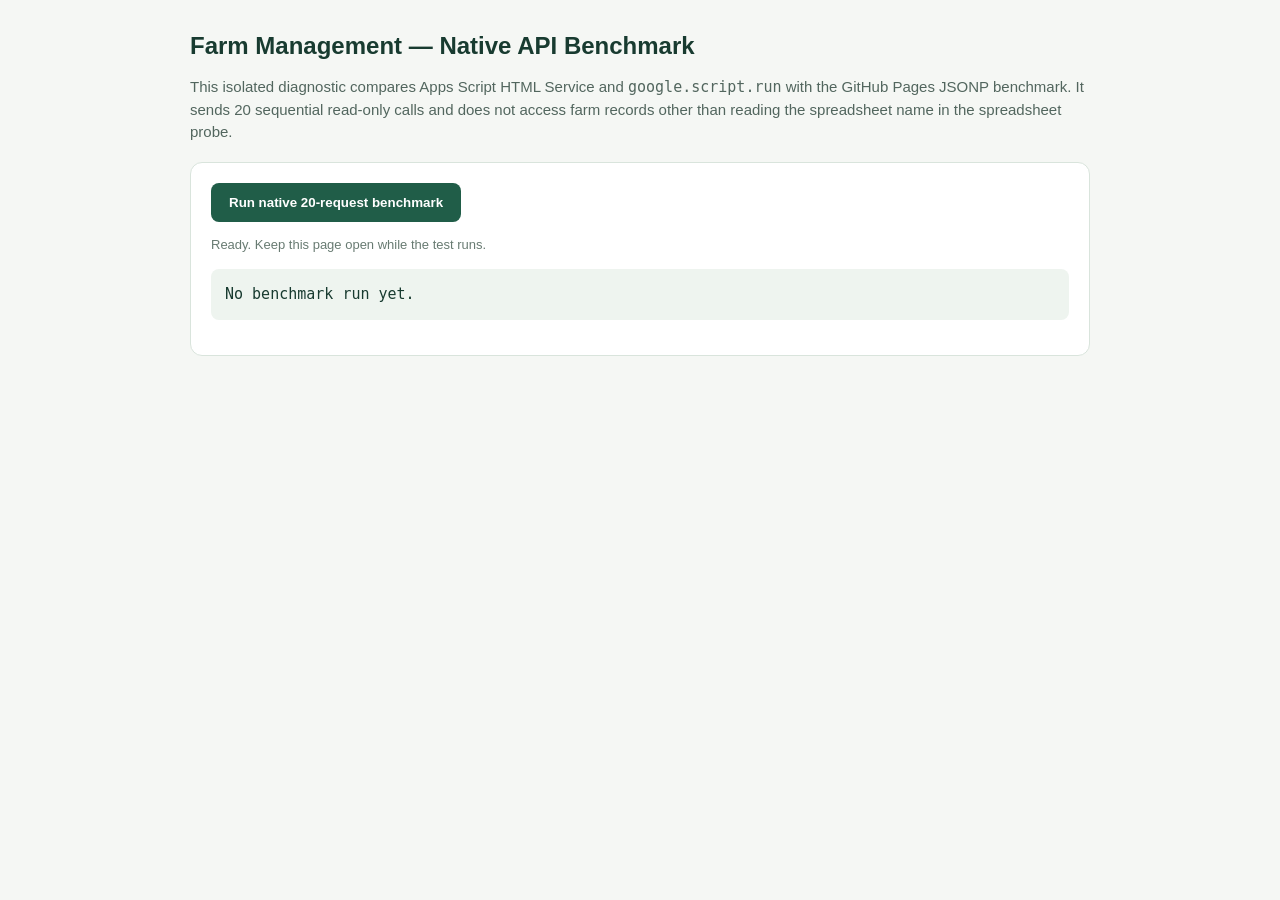
<file: backend/NativeBenchmark.html>
<!DOCTYPE html>
<html>
  <head>
    <base target="_top">
    <meta name="viewport" content="width=device-width, initial-scale=1">
    <style>
      body{font:15px Arial,sans-serif;max-width:900px;margin:32px auto;padding:0 18px;color:#183b30;background:#f5f7f4}
      h1{font-size:24px}p{line-height:1.5;color:#52665e}
      .panel{background:white;border:1px solid #d9e4dc;border-radius:12px;padding:20px;margin:18px 0}
      button{background:#205d48;color:white;border:0;border-radius:8px;padding:12px 18px;font-weight:600;cursor:pointer}
      button:disabled{opacity:.6;cursor:wait}
      pre{white-space:pre-wrap;overflow-wrap:anywhere;background:#eef4ef;border-radius:8px;padding:14px;line-height:1.55}
      .muted{font-size:13px;color:#687b72}
    </style>
  </head>
  <body>
    <h1>Farm Management — Native API Benchmark</h1>
    <p>This isolated diagnostic compares Apps Script HTML Service and <code>google.script.run</code> with the GitHub Pages JSONP benchmark. It sends 20 sequential read-only calls and does not access farm records other than reading the spreadsheet name in the spreadsheet probe.</p>
    <div class="panel">
      <button id="run" onclick="runBenchmark()">Run native 20-request benchmark</button>
      <p id="progress" class="muted">Ready. Keep this page open while the test runs.</p>
      <pre id="result">No benchmark run yet.</pre>
    </div>
    <script>
      let calls = 0;
      function callServer(method) {
        return new Promise((resolve, reject) => {
          const started = performance.now();
          const runner = google.script.run
            .withSuccessHandler(value => resolve({
              value,
              browserRoundTripMs: Math.round(performance.now() - started)
            }))
            .withFailureHandler(error => reject(new Error(error && error.message ? error.message : String(error))));
          runner[method]();
        });
      }

      function percentile(values, fraction) {
        const sorted = values.slice().sort((a,b) => a-b);
        return sorted[Math.max(0, Math.ceil(fraction * sorted.length)-1)];
      }
      function stats(values) {
        return {
          median: percentile(values,.5),
          p95: percentile(values,.95),
          min: Math.min(...values),
          max: Math.max(...values)
        };
      }

      async function runBenchmark() {
        const button = document.getElementById("run");
        const progress = document.getElementById("progress");
        const output = document.getElementById("result");
        button.disabled = true;
        const lightBrowser=[], lightServer=[], sheetBrowser=[], sheetServer=[], sheetOpen=[], sheetName=[];
        let version = "unknown";
        try {
          for (let i=0;i<10;i++) {
            progress.textContent = "Light probe " + (i+1) + " of 10…";
            const light = await callServer("nativeProbeLight");
            if (!light.value || !light.value.ok || light.value.probe !== "light") throw new Error("Light probe " + (i+1) + " failed");
            version = light.value.version || version;
            lightBrowser.push(light.browserRoundTripMs);
            lightServer.push(Number(light.value.serverTotalMs)||0);

            progress.textContent = "Spreadsheet probe " + (i+1) + " of 10…";
            const sheet = await callServer("nativeProbeSheet");
            if (!sheet.value || !sheet.value.ok || sheet.value.status !== "database_connected") throw new Error("Spreadsheet probe " + (i+1) + " failed");
            sheetBrowser.push(sheet.browserRoundTripMs);
            sheetServer.push(Number(sheet.value.serverTotalMs)||0);
            sheetOpen.push(Number(sheet.value.spreadsheetOpenMs)||0);
            sheetName.push(Number(sheet.value.spreadsheetNameMs)||0);
          }

          const lb=stats(lightBrowser), ls=stats(lightServer), sb=stats(sheetBrowser), ss=stats(sheetServer);
          const so=stats(sheetOpen), sn=stats(sheetName);
          const report =
            "20/20 requests passed · API " + version + "\n" +
            "LIGHT browser median/p95: " + lb.median + "/" + lb.p95 + " ms (min " + lb.min + ", max " + lb.max + ")\n" +
            "LIGHT server median/p95: " + ls.median + "/" + ls.p95 + " ms\n" +
            "SHEETS browser median/p95: " + sb.median + "/" + sb.p95 + " ms (min " + sb.min + ", max " + sb.max + ")\n" +
            "SHEETS server median/p95: " + ss.median + "/" + ss.p95 + " ms\n" +
            "SHEETS open median: " + so.median + " ms · name median: " + sn.median + " ms";
          output.textContent = report;
          progress.textContent = "Completed successfully. Benchmark is read-only.";
          console.log("NATIVE_API_LATENCY_BENCHMARK", JSON.stringify({
            lightBrowser:lb, lightServer:ls, sheetBrowser:sb, sheetServer:ss,
            spreadsheetOpen:so, spreadsheetName:sn
          }));
        } catch (error) {
          output.textContent = "Benchmark failed: " + error.message +
            "\nCompleted light requests: " + lightBrowser.length +
            "\nCompleted spreadsheet requests: " + sheetBrowser.length;
          progress.textContent = "Test stopped after an error.";
        } finally {
          button.disabled = false;
        }
      }
    </script>
  </body>
</html>
</file>
<file: assets/app.css>
:root{color-scheme:light;--bg:#f5f7f5;--surface:#fff;--ink:#172a21;--muted:#718078;--line:#e3e9e4;--green:#176044;--green2:#245b46;--soft:#eaf3ed;--shadow:0 5px 22px rgba(23,50,34,.045);font-family:Inter,ui-sans-serif,system-ui,-apple-system,"Segoe UI",sans-serif}*{box-sizing:border-box}body{margin:0;background:var(--bg);color:var(--ink);font-size:14px;line-height:1.5}.sidebar{position:fixed;inset:0 auto 0 0;width:258px;background:#153c2f;color:#f5fbf6;padding:22px 14px;display:flex;flex-direction:column;overflow-y:auto;z-index:5}.brand{display:flex;align-items:center;gap:11px;padding:4px 9px 22px;color:inherit;text-decoration:none}.brand-mark{width:39px;height:39px;border-radius:11px;background:#d9eadf;color:#19583e;display:grid;place-items:center;font-size:20px;font-weight:800}.brand strong,.brand small{display:block}.brand strong{font-size:16px}.brand small{font-size:10px;color:#b7cfc0}.nav-list{display:grid;gap:14px}.nav-group{display:grid;gap:3px}.nav-caption{font-size:9px;letter-spacing:.13em;text-transform:uppercase;color:#9ab7a5;font-weight:800;padding:5px 11px}.nav-item{border:0;background:transparent;color:#d8e6dc;text-align:left;border-radius:8px;padding:9px 11px;display:flex;align-items:center;gap:11px;font:inherit;font-size:12px;cursor:pointer;min-height:38px}.nav-item:hover,.nav-item.active{background:#2b6049;color:white}.nav-icon{width:18px;text-align:center;font-size:16px}.sidebar-foot{margin-top:auto;border-top:1px solid #355d49;padding:14px 8px 0;display:flex;align-items:center;gap:8px;font-size:10px;color:#c1d5c8}.status-dot{width:7px;height:7px;border-radius:50%;background:#83c69b}.version{margin-left:auto}.main{margin-left:258px;min-height:100vh;display:flex;flex-direction:column}.topbar{height:82px;background:#fff;border-bottom:1px solid var(--line);padding:14px 32px;display:flex;align-items:center;justify-content:space-between;position:sticky;top:0;z-index:3}.eyebrow,.breadcrumb{font-size:9px;letter-spacing:.13em;color:var(--muted);font-weight:800;margin:0 0 2px}.topbar h1{font-size:21px;letter-spacing:-.025em;margin:0}.topbar-right{display:flex;align-items:center;gap:10px}.topbar select{border:1px solid var(--line);border-radius:8px;padding:8px;background:#fff;color:var(--ink)}.icon-button,.avatar{border:1px solid var(--line);background:#fff;border-radius:9px;width:36px;height:36px;color:var(--muted);cursor:pointer}.avatar{border-radius:50%;background:var(--soft);color:var(--green);font-weight:700}.mobile-brand{display:none}.content{width:min(1500px,100%);padding:27px 32px;flex:1}.footer{padding:13px 32px;border-top:1px solid var(--line);color:var(--muted);font-size:10px}.welcome-row{display:flex;align-items:center;justify-content:space-between;gap:14px;margin-bottom:20px}.welcome-row h2,.module-intro h2{font-size:21px;letter-spacing:-.025em;margin:0 0 3px}.welcome-row p,.module-intro p{margin:0;color:var(--muted);font-size:12px}.toolbar,.toolbar-actions{display:flex;align-items:center;gap:8px}.button{border:1px solid transparent;border-radius:8px;padding:9px 13px;font:inherit;font-size:11px;font-weight:700;cursor:pointer;white-space:nowrap}.button.primary{background:var(--green);color:#fff}.button.secondary{background:#fff;border-color:var(--line);color:#41554a}.button.ghost{background:#fff;border-color:var(--line);color:#53645a}.button:disabled{opacity:.45;cursor:not-allowed}.metric-grid{display:grid;grid-template-columns:repeat(3,minmax(0,1fr));gap:12px;margin-bottom:16px}.metric-card{background:#fff;border:1px solid var(--line);border-radius:12px;padding:15px 17px;box-shadow:var(--shadow)}.metric-top{display:flex;justify-content:space-between;color:var(--muted);font-size:11px}.metric-top b{color:var(--green);font-size:15px}.metric-card>strong{display:block;font-size:25px;line-height:1.35;margin:6px 0 1px}.metric-card small{color:var(--muted);font-size:10px}.dashboard-grid{display:grid;grid-template-columns:1.25fr 1fr;gap:14px}.panel{background:#fff;border:1px solid var(--line);border-radius:12px;padding:18px;box-shadow:var(--shadow);min-width:0}.span-2{grid-column:span 2}.panel-head{display:flex;align-items:center;justify-content:space-between;gap:12px;margin-bottom:12px}.panel-head h3{font-size:13px;margin:0 0 2px}.panel-head p{font-size:10px;color:var(--muted);margin:0}.text-button{border:0;background:none;color:var(--green);font-size:11px;font-weight:700;cursor:pointer}.empty-state{min-height:160px;display:flex;flex-direction:column;align-items:center;justify-content:center;text-align:center;gap:5px;color:var(--muted);padding:18px}.empty-state.compact{min-height:125px}.empty-icon{width:36px;height:36px;border-radius:11px;background:var(--soft);color:var(--green);display:grid;place-items:center;font-size:18px;margin-bottom:4px}.empty-state strong{font-size:11px;color:#43564a}.empty-state span{font-size:10px;max-width:340px}.module-intro{display:flex;align-items:center;justify-content:space-between;margin-bottom:18px}.module-intro h2{margin-top:5px}.module-symbol{width:46px;height:46px;display:grid;place-items:center;background:var(--soft);color:var(--green);border-radius:13px;font-size:22px}.tab-strip{display:flex;gap:4px;overflow-x:auto;border-bottom:1px solid var(--line);margin-bottom:15px;scrollbar-width:thin}.tab{border:0;border-bottom:2px solid transparent;background:transparent;color:var(--muted);padding:10px 12px;font:inherit;font-size:11px;white-space:nowrap;cursor:pointer}.tab.selected{color:var(--green);border-color:var(--green);font-weight:800}.module-toolbar{display:flex;justify-content:space-between;align-items:center;gap:10px;margin-bottom:14px}.search-wrap{display:flex;align-items:center;gap:8px;background:#fff;border:1px solid var(--line);border-radius:8px;padding:0 10px;min-width:220px;color:var(--muted)}.search-wrap input{border:0;outline:0;padding:9px 0;width:100%;font:inherit;font-size:11px}.data-panel{padding:0;overflow:hidden}.data-panel>.panel-head{padding:17px 18px 0}.table-scroll{overflow:auto;width:100%}table{width:100%;border-collapse:collapse;white-space:nowrap}th{background:#f8faf8;color:#758178;font-size:9px;text-transform:uppercase;letter-spacing:.07em;text-align:left;padding:11px 14px;border-block:1px solid var(--line)}td{padding:12px 14px;border-bottom:1px solid var(--line);font-size:11px}.table-foot{display:flex;justify-content:space-between;align-items:center;padding:11px 16px;color:var(--muted);font-size:10px}.table-foot>div{display:flex;gap:6px}.table-foot .button{padding:6px 9px;font-size:10px}.module-toolbar+.data-panel .empty-state{min-height:230px}.record-dialog{border:0;border-radius:15px;padding:0;width:min(620px,calc(100% - 24px));max-height:90vh;box-shadow:0 20px 70px #102b1f55}.record-dialog::backdrop{background:#10291f88;backdrop-filter:blur(2px)}.record-dialog form{padding:22px}.dialog-head{display:flex;justify-content:space-between;align-items:flex-start;margin-bottom:18px}.dialog-head h2{margin:0;font-size:19px}.form-grid{display:grid;grid-template-columns:repeat(2,minmax(0,1fr));gap:13px}.form-grid label{display:grid;gap:5px;font-size:10px;font-weight:700;color:#56675d}.form-grid input,.form-grid select{width:100%;padding:10px;border:1px solid var(--line);border-radius:8px;font:inherit;font-size:12px;color:var(--ink);background:white}.dialog-actions{display:flex;justify-content:flex-end;gap:8px;margin-top:22px}.module-toolbar+.data-panel{margin-bottom:18px}@media(min-width:1500px){.metric-grid{grid-template-columns:repeat(6,minmax(0,1fr))}}@media(max-width:900px){.sidebar{width:220px}.main{margin-left:220px}.content{padding:22px}.topbar{padding:12px 22px}.dashboard-grid{grid-template-columns:1fr}.span-2{grid-column:auto}.metric-grid{grid-template-columns:repeat(2,minmax(0,1fr))}}@media(max-width:650px){.sidebar{inset:auto 0 0;width:100%;height:66px;padding:5px 7px;background:#153c2f;overflow:visible}.brand,.nav-caption,.sidebar-foot{display:none}.nav-list{display:flex;gap:2px;justify-content:space-around;overflow-x:auto;height:100%;align-items:center}.nav-group{display:contents}.nav-item{min-width:54px;max-width:70px;min-height:52px;padding:5px 3px;display:flex;flex-direction:column;justify-content:center;gap:2px;font-size:8px;text-align:center;flex:none}.nav-icon{font-size:17px}.main{margin:0 0 66px}.topbar{height:64px;padding:8px 14px}.top-title .eyebrow{display:none}.topbar h1{font-size:16px}.mobile-brand{display:block;font-weight:800;color:var(--green);font-size:13px}.topbar-right{gap:5px}.topbar-right select{font-size:10px;padding:6px}.icon-button,.avatar{width:31px;height:31px}.content{padding:16px 13px}.footer{display:none}.welcome-row{align-items:flex-start;flex-direction:column}.welcome-row h2{font-size:18px}.welcome-row p{font-size:11px}.toolbar{width:100%}.toolbar select{max-width:125px}.metric-grid{grid-template-columns:repeat(2,minmax(0,1fr));gap:8px}.metric-card{padding:11px}.metric-card>strong{font-size:21px}.metric-card .metric-top{font-size:9px}.dashboard-grid{gap:9px}.panel{padding:13px}.module-intro h2{font-size:18px}.module-intro p{font-size:11px}.module-symbol{width:38px;height:38px}.module-toolbar{align-items:stretch;flex-direction:column}.search-wrap{min-width:0}.toolbar-actions{justify-content:flex-end}.tab{padding:9px 10px}.form-grid{grid-template-columns:1fr}.record-dialog form{padding:17px}}
</file>
